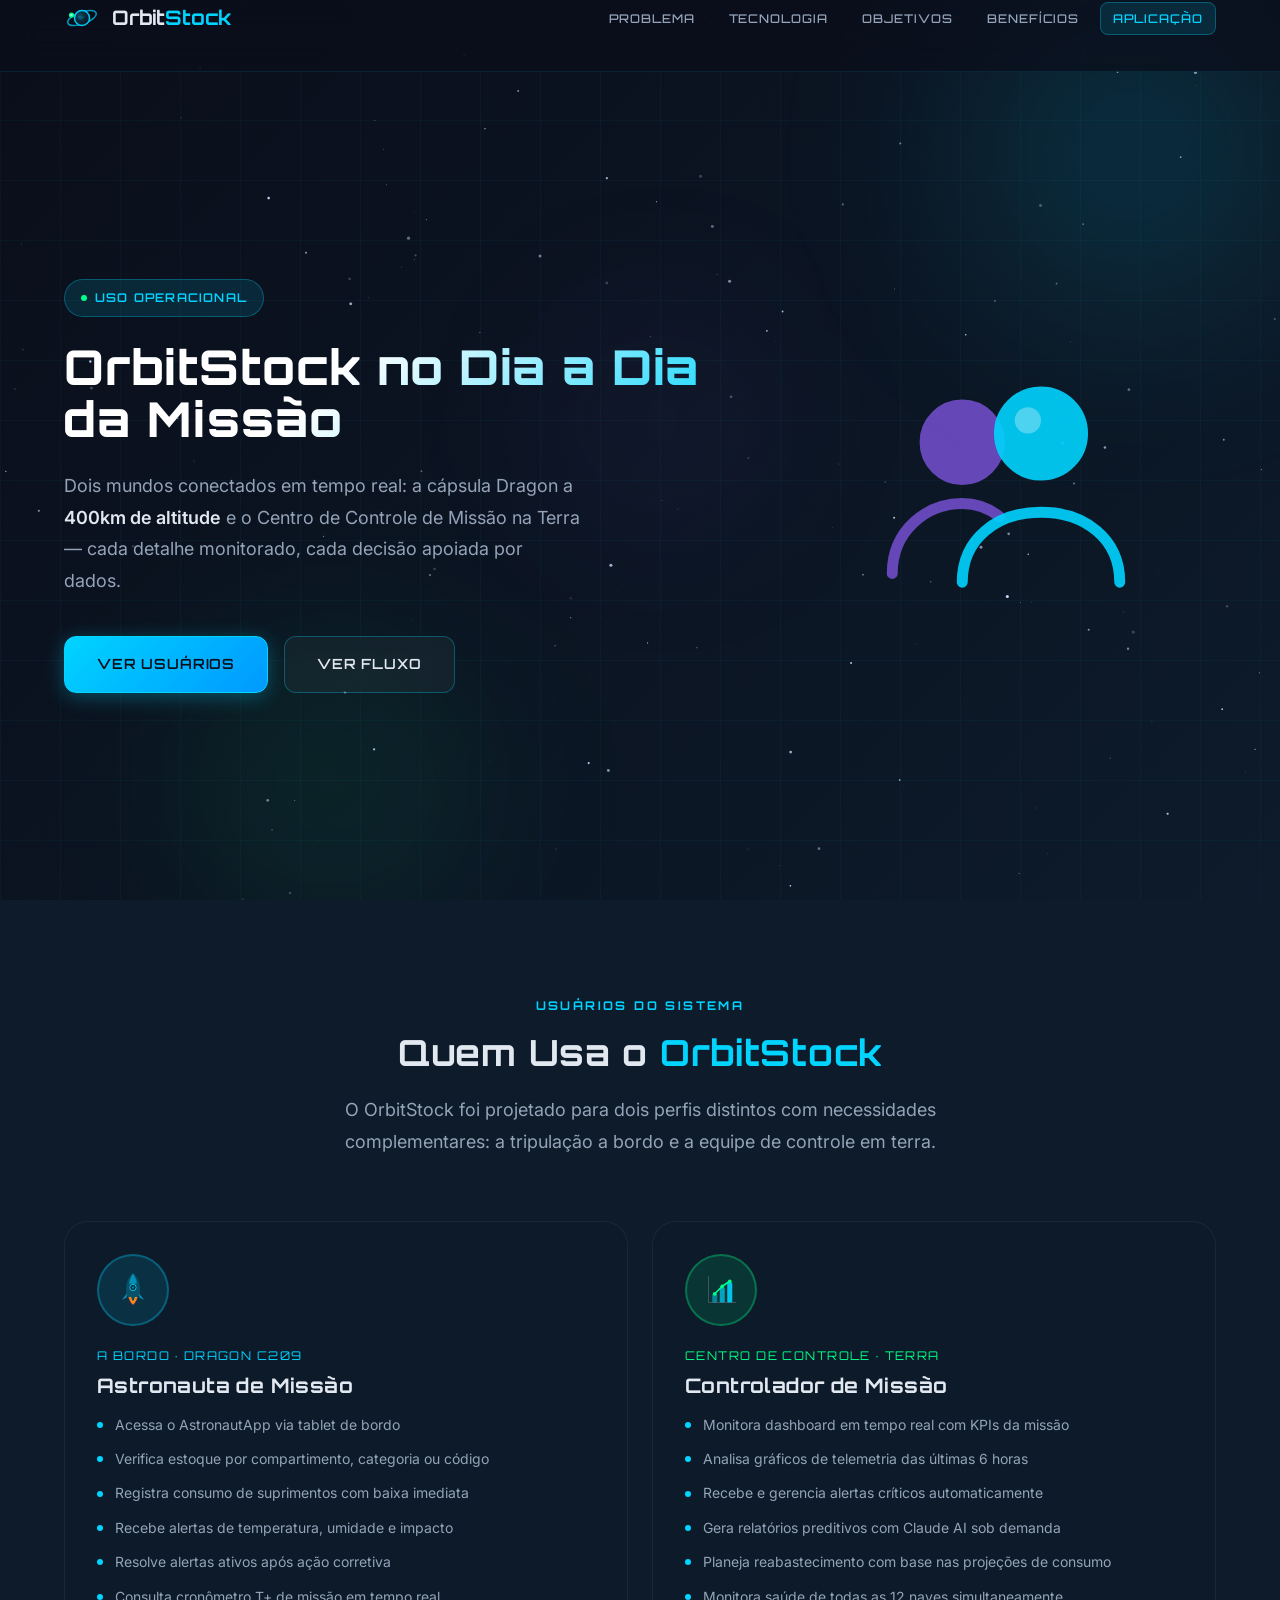
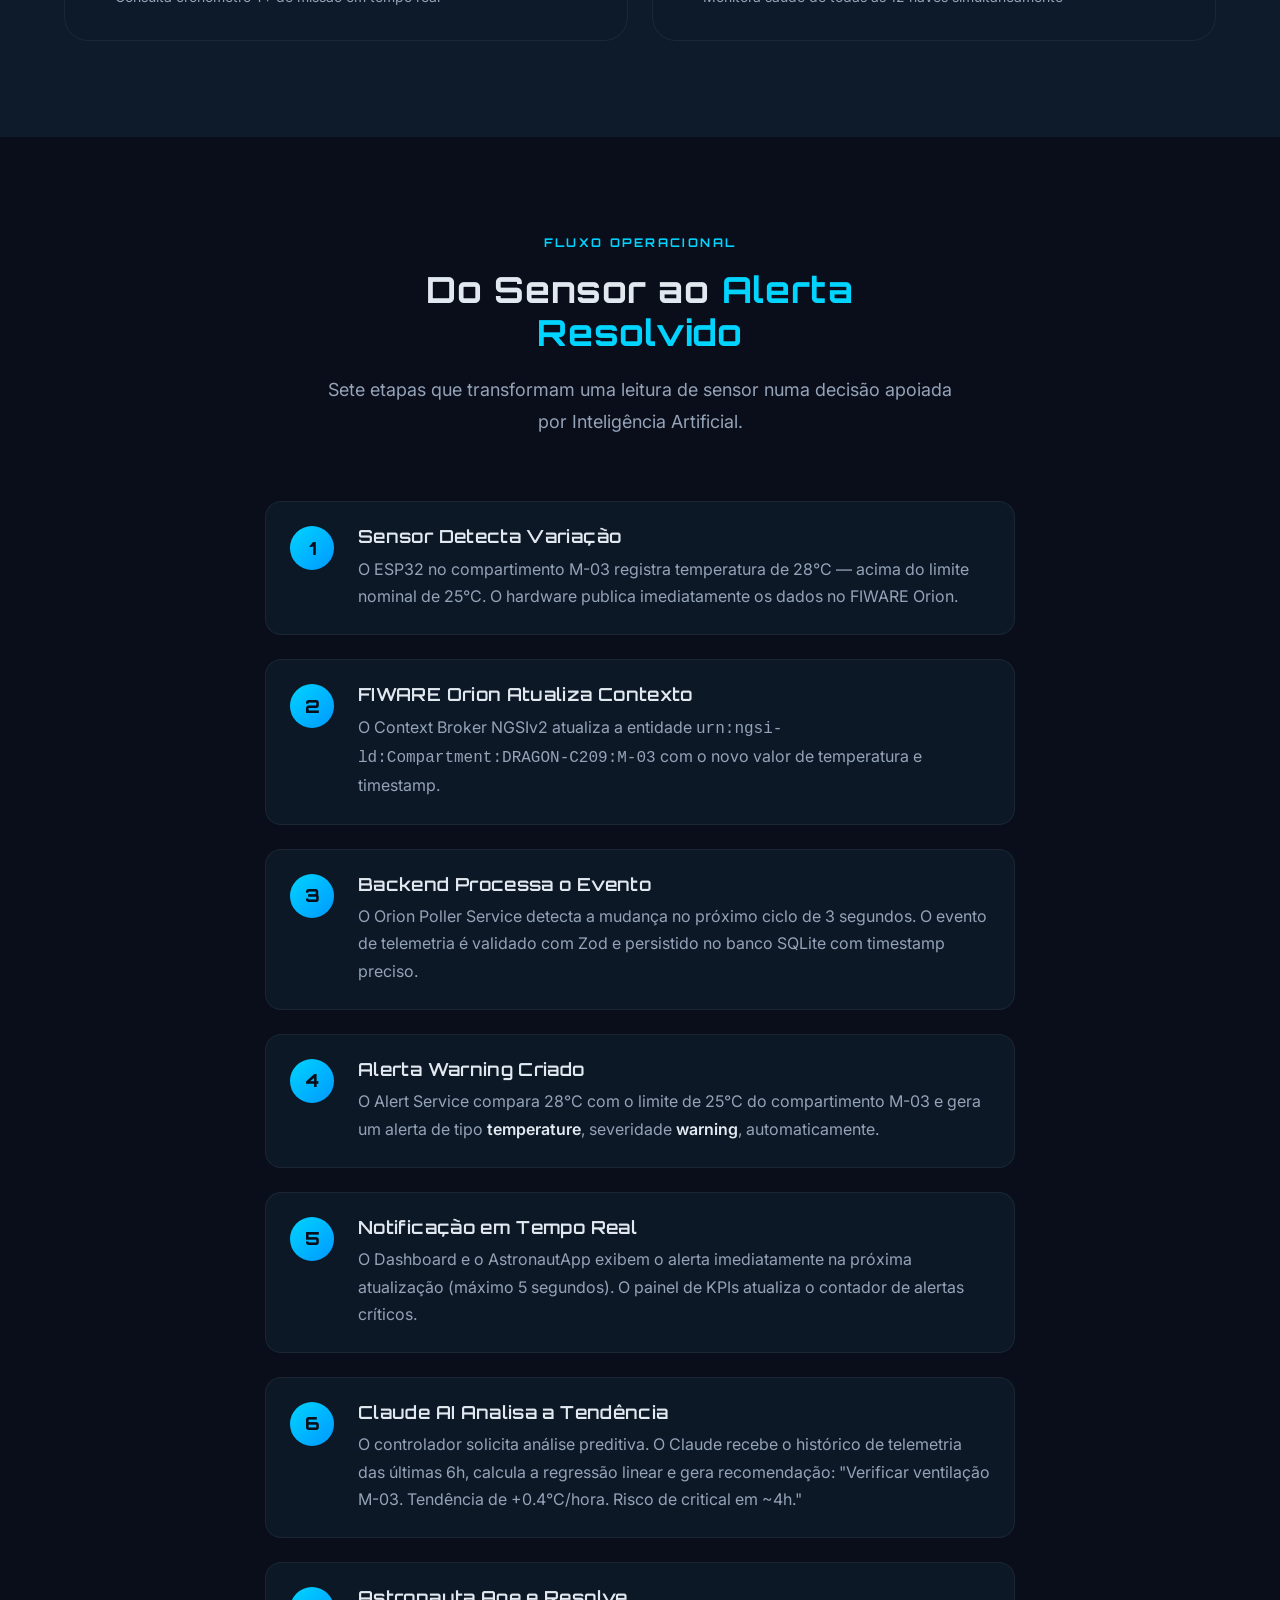
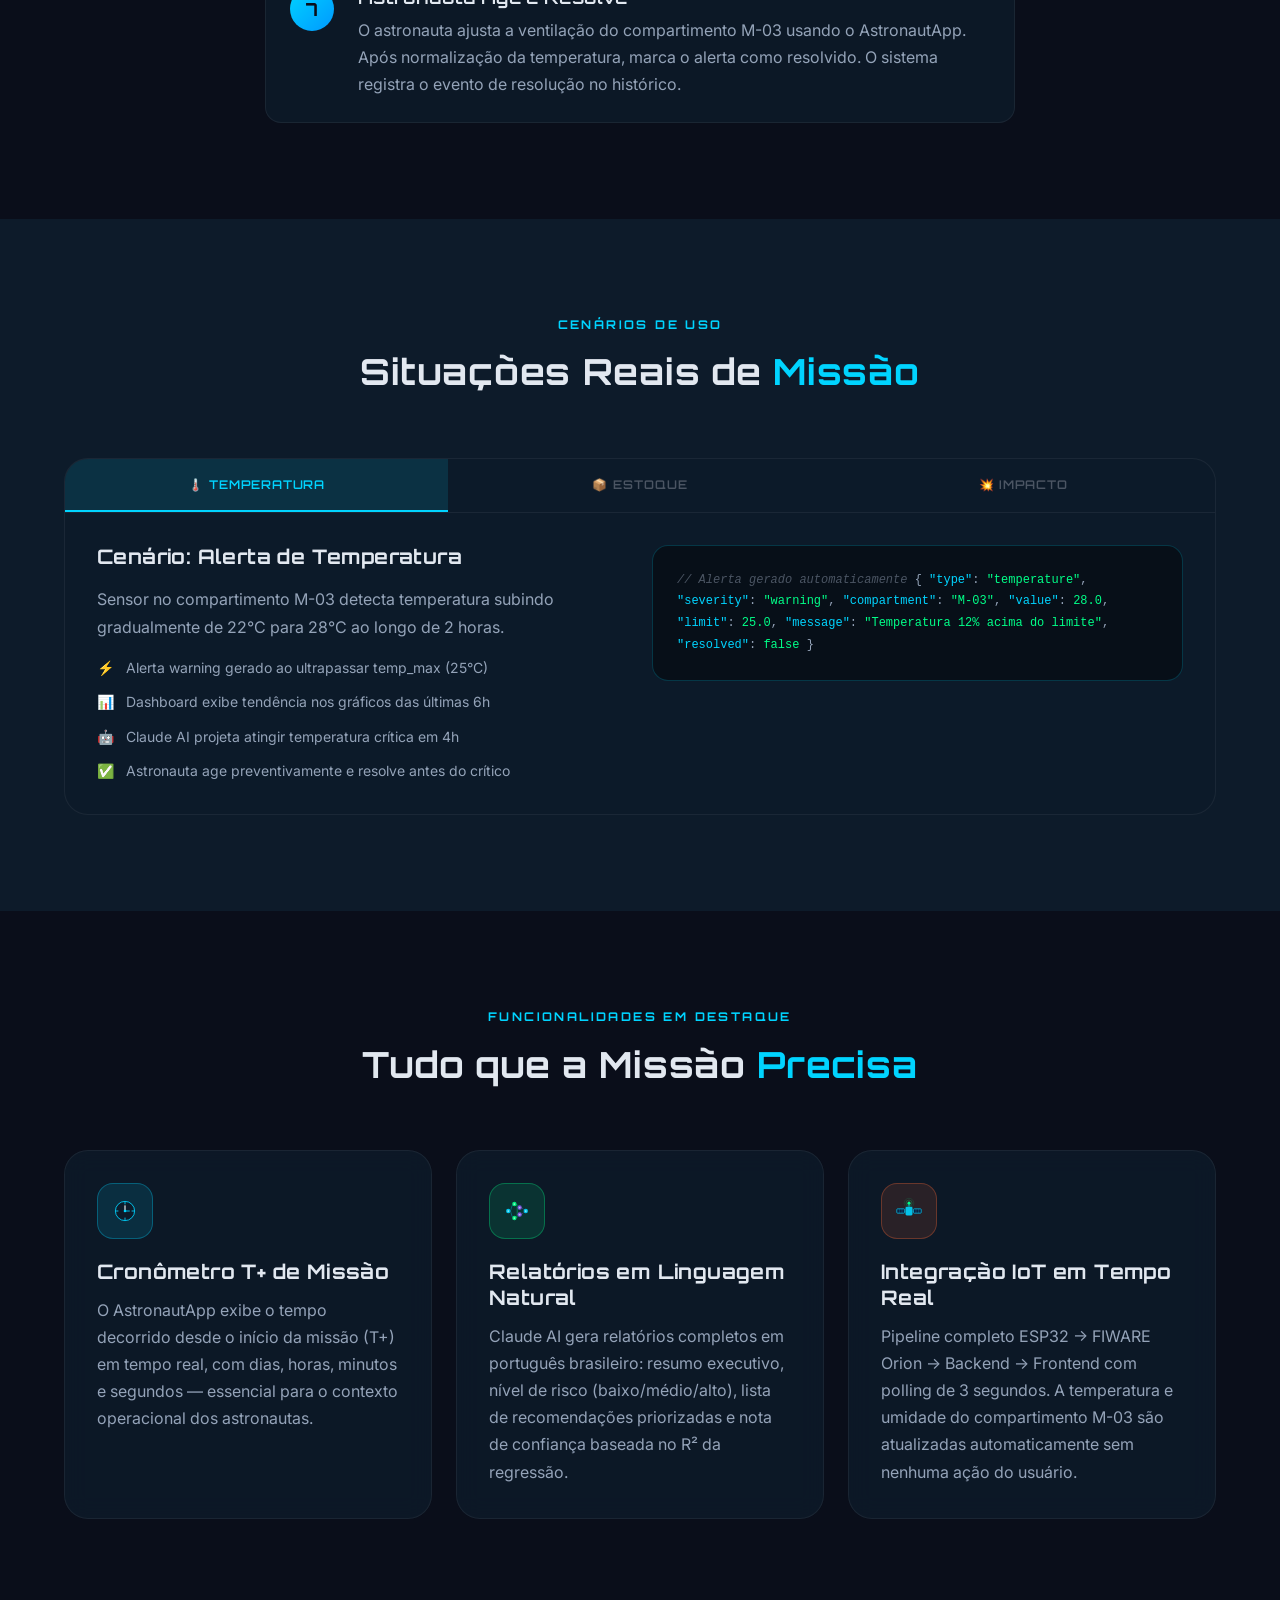
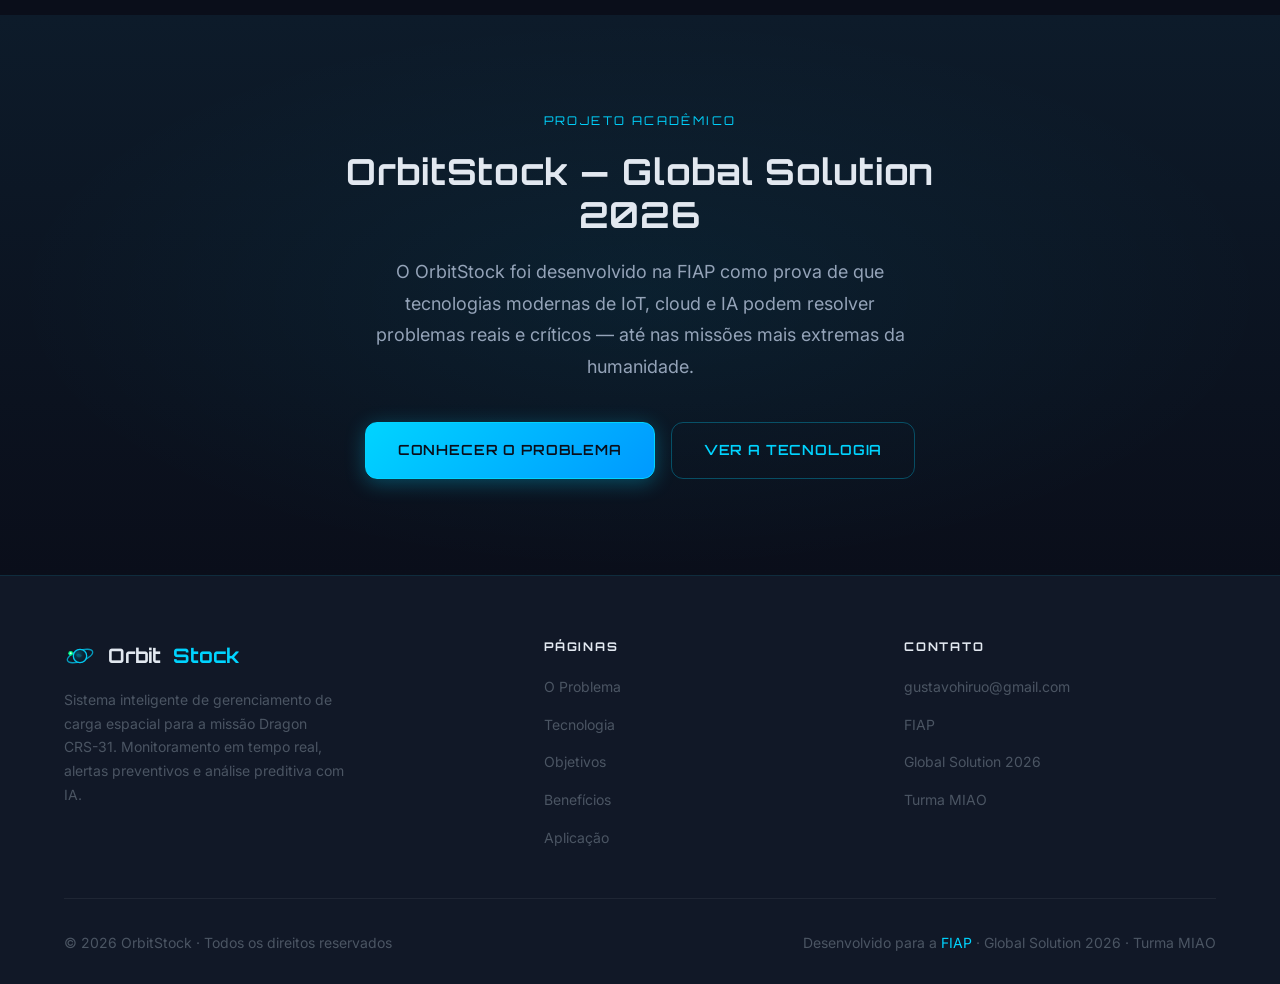
<file: src/pages/aplicacao.html>
﻿<!DOCTYPE html>
<html lang="pt-BR">
<head>
    <meta charset="UTF-8">
    <meta name="viewport" content="width=device-width, initial-scale=1.0">
    <meta name="description" content="OrbitStock no dia a dia da missão: como astronautas e controladores de missão usam o sistema para manter a Dragon C209 segura e eficiente.">
    <title>OrbitStock | Aplicação</title>
    <link rel="stylesheet" href="../css/reset.css">
    <link rel="stylesheet" href="../css/variables.css">
    <link rel="stylesheet" href="../css/style.css">
</head>
<body>

<header id="site-header">
    <div class="container">
        <nav class="nav" role="navigation" aria-label="Navegação principal">
            <a href="../../index.html" class="nav__logo" aria-label="OrbitStock — página inicial">
                <img src="../assets/images/logo.svg" alt="Logo OrbitStock" class="nav__logo-img">
                <span class="nav__logo-text">Orbit<span>Stock</span></span>
            </a>
            <button id="nav-toggle" aria-expanded="false" aria-controls="nav-menu" aria-label="Abrir menu">
                <span class="hamburger-line"></span>
                <span class="hamburger-line"></span>
                <span class="hamburger-line"></span>
            </button>
            <ul id="nav-menu" role="list">
                <li><a href="../../index.html" class="nav-link">Problema</a></li>
                <li><a href="tecnologia.html" class="nav-link">Tecnologia</a></li>
                <li><a href="objetivos.html" class="nav-link">Objetivos</a></li>
                <li><a href="beneficios.html" class="nav-link">Benefícios</a></li>
                <li><a href="aplicacao.html" class="nav-link">Aplicação</a></li>
            </ul>
        </nav>
    </div>
</header>

<main>
    <!-- ── HERO ── -->
    <section class="hero" aria-labelledby="hero-title">
        <canvas id="stars-canvas" class="hero__canvas" aria-hidden="true"></canvas>
        <div class="hero__bg-grid" aria-hidden="true"></div>
        <div class="hero__orb hero__orb--1" aria-hidden="true"></div>
        <div class="hero__orb hero__orb--2" aria-hidden="true"></div>
        <div class="hero__orb hero__orb--3" aria-hidden="true"></div>

        <div class="container">
            <div class="hero__content">
                <div class="hero__badge">
                    <span class="hero__badge-dot" aria-hidden="true"></span>
                    Uso Operacional
                </div>
                <h1 id="hero-title" class="hero__title">
                    OrbitStock no Dia a Dia da Missão
                </h1>
                <p class="hero__subtitle">
                    Dois mundos conectados em tempo real: a cápsula Dragon a <strong>400km de altitude</strong> e o Centro de Controle de Missão na Terra — cada detalhe monitorado, cada decisão apoiada por dados.
                </p>
                <div class="hero__cta">
                    <a href="#personas" class="btn btn--primary">Ver Usuários</a>
                    <a href="#workflow" class="btn btn--secondary">Ver Fluxo</a>
                </div>
            </div>

            <div class="hero__visual">
                <img src="../assets/icons/users.svg"
                     alt="Ícone de dois usuários representando o astronauta a bordo e o controlador de missão em terra"
                     class="hero__img"
                     style="max-width:280px">
            </div>
        </div>
    </section>

    <!-- ── PERSONAS ── -->
    <section class="section section--alt" id="personas" aria-labelledby="personas-title">
        <div class="container">
            <div class="section__header" data-animate>
                <span class="section__eyebrow">Usuários do Sistema</span>
                <h2 id="personas-title" class="section__title">
                    Quem Usa o <span>OrbitStock</span>
                </h2>
                <p class="section__subtitle">
                    O OrbitStock foi projetado para dois perfis distintos com necessidades complementares: a tripulação a bordo e a equipe de controle em terra.
                </p>
            </div>

            <div class="cards-grid cards-grid--2">
                <article class="persona-card" data-animate data-delay="1">
                    <div class="persona-card__avatar">
                        <img src="../assets/icons/rocket.svg" alt="Ícone representando o astronauta a bordo da Dragon" width="40" height="40">
                    </div>
                    <div class="persona-card__role">A Bordo · Dragon C209</div>
                    <h3 class="persona-card__name">Astronauta de Missão</h3>
                    <div class="persona-card__tasks" role="list">
                        <div class="persona-task" role="listitem">Acessa o AstronautApp via tablet de bordo</div>
                        <div class="persona-task" role="listitem">Verifica estoque por compartimento, categoria ou código</div>
                        <div class="persona-task" role="listitem">Registra consumo de suprimentos com baixa imediata</div>
                        <div class="persona-task" role="listitem">Recebe alertas de temperatura, umidade e impacto</div>
                        <div class="persona-task" role="listitem">Resolve alertas ativos após ação corretiva</div>
                        <div class="persona-task" role="listitem">Consulta cronômetro T+ de missão em tempo real</div>
                    </div>
                </article>

                <article class="persona-card" data-animate data-delay="2">
                    <div class="persona-card__avatar" style="background: var(--clr-green-dim); border-color: rgba(0,255,136,0.3);">
                        <img src="../assets/icons/chart.svg" alt="Ícone representando o controlador de missão no centro de controle" width="40" height="40">
                    </div>
                    <div class="persona-card__role" style="color: var(--clr-green);">Centro de Controle · Terra</div>
                    <h3 class="persona-card__name">Controlador de Missão</h3>
                    <div class="persona-card__tasks" role="list">
                        <div class="persona-task" role="listitem">Monitora dashboard em tempo real com KPIs da missão</div>
                        <div class="persona-task" role="listitem">Analisa gráficos de telemetria das últimas 6 horas</div>
                        <div class="persona-task" role="listitem">Recebe e gerencia alertas críticos automaticamente</div>
                        <div class="persona-task" role="listitem">Gera relatórios preditivos com Claude AI sob demanda</div>
                        <div class="persona-task" role="listitem">Planeja reabastecimento com base nas projeções de consumo</div>
                        <div class="persona-task" role="listitem">Monitora saúde de todas as 12 naves simultaneamente</div>
                    </div>
                </article>
            </div>
        </div>
    </section>

    <!-- ── WORKFLOW ── -->
    <section class="section" id="workflow" aria-labelledby="workflow-title">
        <div class="container">
            <div class="section__header" data-animate>
                <span class="section__eyebrow">Fluxo Operacional</span>
                <h2 id="workflow-title" class="section__title">
                    Do Sensor ao <span>Alerta Resolvido</span>
                </h2>
                <p class="section__subtitle">
                    Sete etapas que transformam uma leitura de sensor numa decisão apoiada por Inteligência Artificial.
                </p>
            </div>

            <div class="steps" role="list">
                <div class="step" data-animate role="listitem">
                    <div class="step__number" aria-hidden="true">1</div>
                    <div class="step__content">
                        <h3 class="step__title">Sensor Detecta Variação</h3>
                        <p class="step__text">O ESP32 no compartimento M-03 registra temperatura de 28°C — acima do limite nominal de 25°C. O hardware publica imediatamente os dados no FIWARE Orion.</p>
                    </div>
                </div>

                <div class="step" data-animate data-delay="1" role="listitem">
                    <div class="step__number" aria-hidden="true">2</div>
                    <div class="step__content">
                        <h3 class="step__title">FIWARE Orion Atualiza Contexto</h3>
                        <p class="step__text">O Context Broker NGSIv2 atualiza a entidade <code>urn:ngsi-ld:Compartment:DRAGON-C209:M-03</code> com o novo valor de temperatura e timestamp.</p>
                    </div>
                </div>

                <div class="step" data-animate data-delay="2" role="listitem">
                    <div class="step__number" aria-hidden="true">3</div>
                    <div class="step__content">
                        <h3 class="step__title">Backend Processa o Evento</h3>
                        <p class="step__text">O Orion Poller Service detecta a mudança no próximo ciclo de 3 segundos. O evento de telemetria é validado com Zod e persistido no banco SQLite com timestamp preciso.</p>
                    </div>
                </div>

                <div class="step" data-animate data-delay="3" role="listitem">
                    <div class="step__number" aria-hidden="true">4</div>
                    <div class="step__content">
                        <h3 class="step__title">Alerta Warning Criado</h3>
                        <p class="step__text">O Alert Service compara 28°C com o limite de 25°C do compartimento M-03 e gera um alerta de tipo <strong>temperature</strong>, severidade <strong>warning</strong>, automaticamente.</p>
                    </div>
                </div>

                <div class="step" data-animate data-delay="4" role="listitem">
                    <div class="step__number" aria-hidden="true">5</div>
                    <div class="step__content">
                        <h3 class="step__title">Notificação em Tempo Real</h3>
                        <p class="step__text">O Dashboard e o AstronautApp exibem o alerta imediatamente na próxima atualização (máximo 5 segundos). O painel de KPIs atualiza o contador de alertas críticos.</p>
                    </div>
                </div>

                <div class="step" data-animate data-delay="5" role="listitem">
                    <div class="step__number" aria-hidden="true">6</div>
                    <div class="step__content">
                        <h3 class="step__title">Claude AI Analisa a Tendência</h3>
                        <p class="step__text">O controlador solicita análise preditiva. O Claude recebe o histórico de telemetria das últimas 6h, calcula a regressão linear e gera recomendação: "Verificar ventilação M-03. Tendência de +0.4°C/hora. Risco de critical em ~4h."</p>
                    </div>
                </div>

                <div class="step" data-animate data-delay="6" role="listitem">
                    <div class="step__number" aria-hidden="true">7</div>
                    <div class="step__content">
                        <h3 class="step__title">Astronauta Age e Resolve</h3>
                        <p class="step__text">O astronauta ajusta a ventilação do compartimento M-03 usando o AstronautApp. Após normalização da temperatura, marca o alerta como resolvido. O sistema registra o evento de resolução no histórico.</p>
                    </div>
                </div>
            </div>
        </div>
    </section>

    <!-- ── USE CASE TABS ── -->
    <section class="section section--alt" aria-labelledby="usecases-title">
        <div class="container">
            <div class="section__header" data-animate>
                <span class="section__eyebrow">Cenários de Uso</span>
                <h2 id="usecases-title" class="section__title">
                    Situações Reais de <span>Missão</span>
                </h2>
            </div>

            <div class="tabs" data-animate role="tablist" aria-label="Cenários de uso do OrbitStock">
                <div class="tabs__nav">
                    <button class="tab-btn tab-btn--active"
                            data-tab-btn="temp" data-tab-group="cases"
                            role="tab" aria-selected="true" aria-controls="panel-temp">
                        🌡️ Temperatura
                    </button>
                    <button class="tab-btn"
                            data-tab-btn="stock" data-tab-group="cases"
                            role="tab" aria-selected="false" aria-controls="panel-stock">
                        📦 Estoque
                    </button>
                    <button class="tab-btn"
                            data-tab-btn="impact" data-tab-group="cases"
                            role="tab" aria-selected="false" aria-controls="panel-impact">
                        💥 Impacto
                    </button>
                </div>

                <div id="panel-temp" class="tab-panel tab-panel--active"
                     data-tab-panel="temp" data-tab-group="cases"
                     role="tabpanel">
                    <div class="cards-grid cards-grid--2" style="gap: var(--space-6)">
                        <div>
                            <h3 style="font-size: var(--text-xl); font-weight:700; color: var(--clr-text-primary); margin-bottom: var(--space-4);">Cenário: Alerta de Temperatura</h3>
                            <p style="margin-bottom: var(--space-4);">Sensor no compartimento M-03 detecta temperatura subindo gradualmente de 22°C para 28°C ao longo de 2 horas.</p>
                            <ul class="footer__links-list" style="display:flex; flex-direction:column; gap: var(--space-3);">
                                <li style="display:flex; gap:var(--space-3); align-items:flex-start; color: var(--clr-text-secondary); font-size: var(--text-sm);">
                                    <span style="color: var(--clr-warning); flex-shrink:0;">⚡</span>
                                    Alerta warning gerado ao ultrapassar temp_max (25°C)
                                </li>
                                <li style="display:flex; gap:var(--space-3); align-items:flex-start; color: var(--clr-text-secondary); font-size: var(--text-sm);">
                                    <span style="color: var(--clr-cyan); flex-shrink:0;">📊</span>
                                    Dashboard exibe tendência nos gráficos das últimas 6h
                                </li>
                                <li style="display:flex; gap:var(--space-3); align-items:flex-start; color: var(--clr-text-secondary); font-size: var(--text-sm);">
                                    <span style="color: var(--clr-green); flex-shrink:0;">🤖</span>
                                    Claude AI projeta atingir temperatura crítica em 4h
                                </li>
                                <li style="display:flex; gap:var(--space-3); align-items:flex-start; color: var(--clr-text-secondary); font-size: var(--text-sm);">
                                    <span style="color: var(--clr-green); flex-shrink:0;">✅</span>
                                    Astronauta age preventivamente e resolve antes do crítico
                                </li>
                            </ul>
                        </div>
                        <div>
                            <div class="code-block" style="font-size: var(--text-xs);">
<span class="cmt">// Alerta gerado automaticamente</span>
{
  <span class="key">"type"</span>:        <span class="val">"temperature"</span>,
  <span class="key">"severity"</span>:    <span class="val">"warning"</span>,
  <span class="key">"compartment"</span>: <span class="val">"M-03"</span>,
  <span class="key">"value"</span>:       <span class="val">28.0</span>,
  <span class="key">"limit"</span>:       <span class="val">25.0</span>,
  <span class="key">"message"</span>:     <span class="val">"Temperatura 12% acima do limite"</span>,
  <span class="key">"resolved"</span>:    <span class="val">false</span>
}
                            </div>
                        </div>
                    </div>
                </div>

                <div id="panel-stock" class="tab-panel"
                     data-tab-panel="stock" data-tab-group="cases"
                     role="tabpanel">
                    <div class="cards-grid cards-grid--2" style="gap: var(--space-6)">
                        <div>
                            <h3 style="font-size: var(--text-xl); font-weight:700; color: var(--clr-text-primary); margin-bottom: var(--space-4);">Cenário: Gestão de Estoque</h3>
                            <p style="margin-bottom: var(--space-4);">Astronauta acessa o AstronautApp para registrar o consumo diário de rações e verificar o estoque de medicamentos.</p>
                            <ul class="footer__links-list" style="display:flex; flex-direction:column; gap: var(--space-3);">
                                <li style="display:flex; gap:var(--space-3); align-items:flex-start; color: var(--clr-text-secondary); font-size: var(--text-sm);">
                                    <span style="color: var(--clr-cyan); flex-shrink:0;">🔍</span>
                                    Busca "Food-Pack-A" — encontra em 0.2s no banco
                                </li>
                                <li style="display:flex; gap:var(--space-3); align-items:flex-start; color: var(--clr-text-secondary); font-size: var(--text-sm);">
                                    <span style="color: var(--clr-orange); flex-shrink:0;">📦</span>
                                    Registra consumo: 45 → 42 unidades (–3)
                                </li>
                                <li style="display:flex; gap:var(--space-3); align-items:flex-start; color: var(--clr-text-secondary); font-size: var(--text-sm);">
                                    <span style="color: var(--clr-green); flex-shrink:0;">🤖</span>
                                    IA projeta depleção em 14 dias com consumo atual
                                </li>
                                <li style="display:flex; gap:var(--space-3); align-items:flex-start; color: var(--clr-text-secondary); font-size: var(--text-sm);">
                                    <span style="color: var(--clr-cyan); flex-shrink:0;">📡</span>
                                    Controlador recebe relatório e planeja reabastecimento
                                </li>
                            </ul>
                        </div>
                        <div>
                            <div class="code-block" style="font-size: var(--text-xs);">
<span class="cmt">// POST /api/items/ITEM-042/consume</span>
{
  <span class="key">"amount"</span>: <span class="val">3</span>
}

<span class="cmt">// Resposta</span>
{
  <span class="key">"item"</span>:      <span class="val">"Food-Pack-A"</span>,
  <span class="key">"previous"</span>: <span class="val">45</span>,
  <span class="key">"current"</span>:  <span class="val">42</span>,
  <span class="key">"days_left"</span>: <span class="val">14</span>
}
                            </div>
                        </div>
                    </div>
                </div>

                <div id="panel-impact" class="tab-panel"
                     data-tab-panel="impact" data-tab-group="cases"
                     role="tabpanel">
                    <div class="cards-grid cards-grid--2" style="gap: var(--space-6)">
                        <div>
                            <h3 style="font-size: var(--text-xl); font-weight:700; color: var(--clr-text-primary); margin-bottom: var(--space-4);">Cenário: Alerta de Micro-Impacto</h3>
                            <p style="margin-bottom: var(--space-4);">Sensor acelerômetro registra micro-impacto de 4.5G no compartimento M-07 — potencial debris orbital ou docagem brusca.</p>
                            <ul class="footer__links-list" style="display:flex; flex-direction:column; gap: var(--space-3);">
                                <li style="display:flex; gap:var(--space-3); align-items:flex-start; color: var(--clr-text-secondary); font-size: var(--text-sm);">
                                    <span style="color: var(--clr-danger); flex-shrink:0;">🚨</span>
                                    Alerta CRÍTICO gerado (4.5G ≥ threshold de 5G warning)
                                </li>
                                <li style="display:flex; gap:var(--space-3); align-items:flex-start; color: var(--clr-text-secondary); font-size: var(--text-sm);">
                                    <span style="color: var(--clr-warning); flex-shrink:0;">📡</span>
                                    Controlador e astronauta notificados simultaneamente
                                </li>
                                <li style="display:flex; gap:var(--space-3); align-items:flex-start; color: var(--clr-text-secondary); font-size: var(--text-sm);">
                                    <span style="color: var(--clr-cyan); flex-shrink:0;">🔍</span>
                                    Astronauta inicia inspeção visual do compartimento M-07
                                </li>
                                <li style="display:flex; gap:var(--space-3); align-items:flex-start; color: var(--clr-text-secondary); font-size: var(--text-sm);">
                                    <span style="color: var(--clr-green); flex-shrink:0;">✅</span>
                                    Inspeção concluída sem danos — alerta resolvido com nota
                                </li>
                            </ul>
                        </div>
                        <div>
                            <div class="code-block" style="font-size: var(--text-xs);">
<span class="cmt">// Alerta crítico de impacto</span>
{
  <span class="key">"type"</span>:        <span class="val">"impact"</span>,
  <span class="key">"severity"</span>:    <span class="val">"warning"</span>,
  <span class="key">"compartment"</span>: <span class="val">"M-07"</span>,
  <span class="key">"value"</span>:       <span class="val">4.5</span>,
  <span class="key">"unit"</span>:        <span class="val">"G"</span>,
  <span class="key">"threshold"</span>:   <span class="val">3.0</span>,
  <span class="key">"timestamp"</span>:   <span class="val">"2026-05-29T14:32:07Z"</span>
}
                            </div>
                        </div>
                    </div>
                </div>
            </div>
        </div>
    </section>

    <!-- ── ADDITIONAL CARDS ── -->
    <section class="section" aria-labelledby="features-title">
        <div class="container">
            <div class="section__header" data-animate>
                <span class="section__eyebrow">Funcionalidades em Destaque</span>
                <h2 id="features-title" class="section__title">
                    Tudo que a Missão <span>Precisa</span>
                </h2>
            </div>
            <div class="cards-grid cards-grid--3">
                <article class="card" data-animate data-delay="1">
                    <div class="card__icon">
                        <img src="../assets/icons/clock.svg" alt="Ícone de cronômetro de missão T+" width="28" height="28">
                    </div>
                    <h3 class="card__title">Cronômetro T+ de Missão</h3>
                    <p class="card__text">
                        O AstronautApp exibe o tempo decorrido desde o início da missão (T+) em tempo real, com dias, horas, minutos e segundos — essencial para o contexto operacional dos astronautas.
                    </p>
                </article>
                <article class="card card--green" data-animate data-delay="2">
                    <div class="card__icon card__icon--green">
                        <img src="../assets/icons/brain.svg" alt="Ícone de IA para relatórios preditivos em linguagem natural" width="28" height="28">
                    </div>
                    <h3 class="card__title">Relatórios em Linguagem Natural</h3>
                    <p class="card__text">
                        Claude AI gera relatórios completos em português brasileiro: resumo executivo, nível de risco (baixo/médio/alto), lista de recomendações priorizadas e nota de confiança baseada no R² da regressão.
                    </p>
                </article>
                <article class="card card--orange" data-animate data-delay="3">
                    <div class="card__icon card__icon--orange">
                        <img src="../assets/icons/satellite.svg" alt="Ícone de satélite para integração IoT em tempo real" width="28" height="28">
                    </div>
                    <h3 class="card__title">Integração IoT em Tempo Real</h3>
                    <p class="card__text">
                        Pipeline completo ESP32 → FIWARE Orion → Backend → Frontend com polling de 3 segundos. A temperatura e umidade do compartimento M-03 são atualizadas automaticamente sem nenhuma ação do usuário.
                    </p>
                </article>
            </div>
        </div>
    </section>

    <!-- ── CTA FINAL ── -->
    <section class="cta-section" aria-labelledby="cta-title">
        <div class="container">
            <span class="cta-section__eyebrow">Projeto Acadêmico</span>
            <h2 id="cta-title" class="cta-section__title">OrbitStock — Global Solution 2026</h2>
            <p class="cta-section__text">
                O OrbitStock foi desenvolvido na FIAP como prova de que tecnologias modernas de IoT, cloud e IA podem resolver problemas reais e críticos — até nas missões mais extremas da humanidade.
            </p>
            <div class="cta-section__buttons">
                <a href="../../index.html" class="btn btn--primary">Conhecer o Problema</a>
                <a href="tecnologia.html" class="btn btn--ghost">Ver a Tecnologia</a>
            </div>
        </div>
    </section>
</main>

<footer id="site-footer">
    <div class="container">
        <div class="footer__grid">
            <div class="footer__brand">
                <div class="footer__logo">
                    <img src="../assets/images/logo.svg" alt="Logo OrbitStock" width="32" height="32">
                    Orbit<span>Stock</span>
                </div>
                <p class="footer__tagline">Sistema inteligente de gerenciamento de carga espacial para a missão Dragon CRS-31. Monitoramento em tempo real, alertas preventivos e análise preditiva com IA.</p>
            </div>
            <nav class="footer__links" aria-label="Páginas do site">
                <h3 class="footer__links-title">Páginas</h3>
                <ul class="footer__links-list">
                    <li><a href="../../index.html">O Problema</a></li>
                    <li><a href="tecnologia.html">Tecnologia</a></li>
                    <li><a href="objetivos.html">Objetivos</a></li>
                    <li><a href="beneficios.html">Benefícios</a></li>
                    <li><a href="aplicacao.html">Aplicação</a></li>
                </ul>
            </nav>
            <div class="footer__links">
                <h3 class="footer__links-title">Contato</h3>
                <ul class="footer__links-list">
                    <li><a href="mailto:gustavohiruo@gmail.com">gustavohiruo@gmail.com</a></li>
                    <li><a href="https://www.fiap.com.br" target="_blank" rel="noopener">FIAP</a></li>
                    <li><a href="../../index.html">Global Solution 2026</a></li>
                    <li><a href="../../index.html">Turma MIAO</a></li>
                </ul>
            </div>
        </div>
        <div class="footer__bottom">
            <p class="footer__copyright">&copy; 2026 OrbitStock · Todos os direitos reservados</p>
            <p class="footer__fiap">Desenvolvido para a <a href="https://www.fiap.com.br" target="_blank" rel="noopener">FIAP</a> · Global Solution 2026 · Turma MIAO</p>
        </div>
    </div>
</footer>

<script src="../js/main.js"></script>
</body>
</html>
</file>
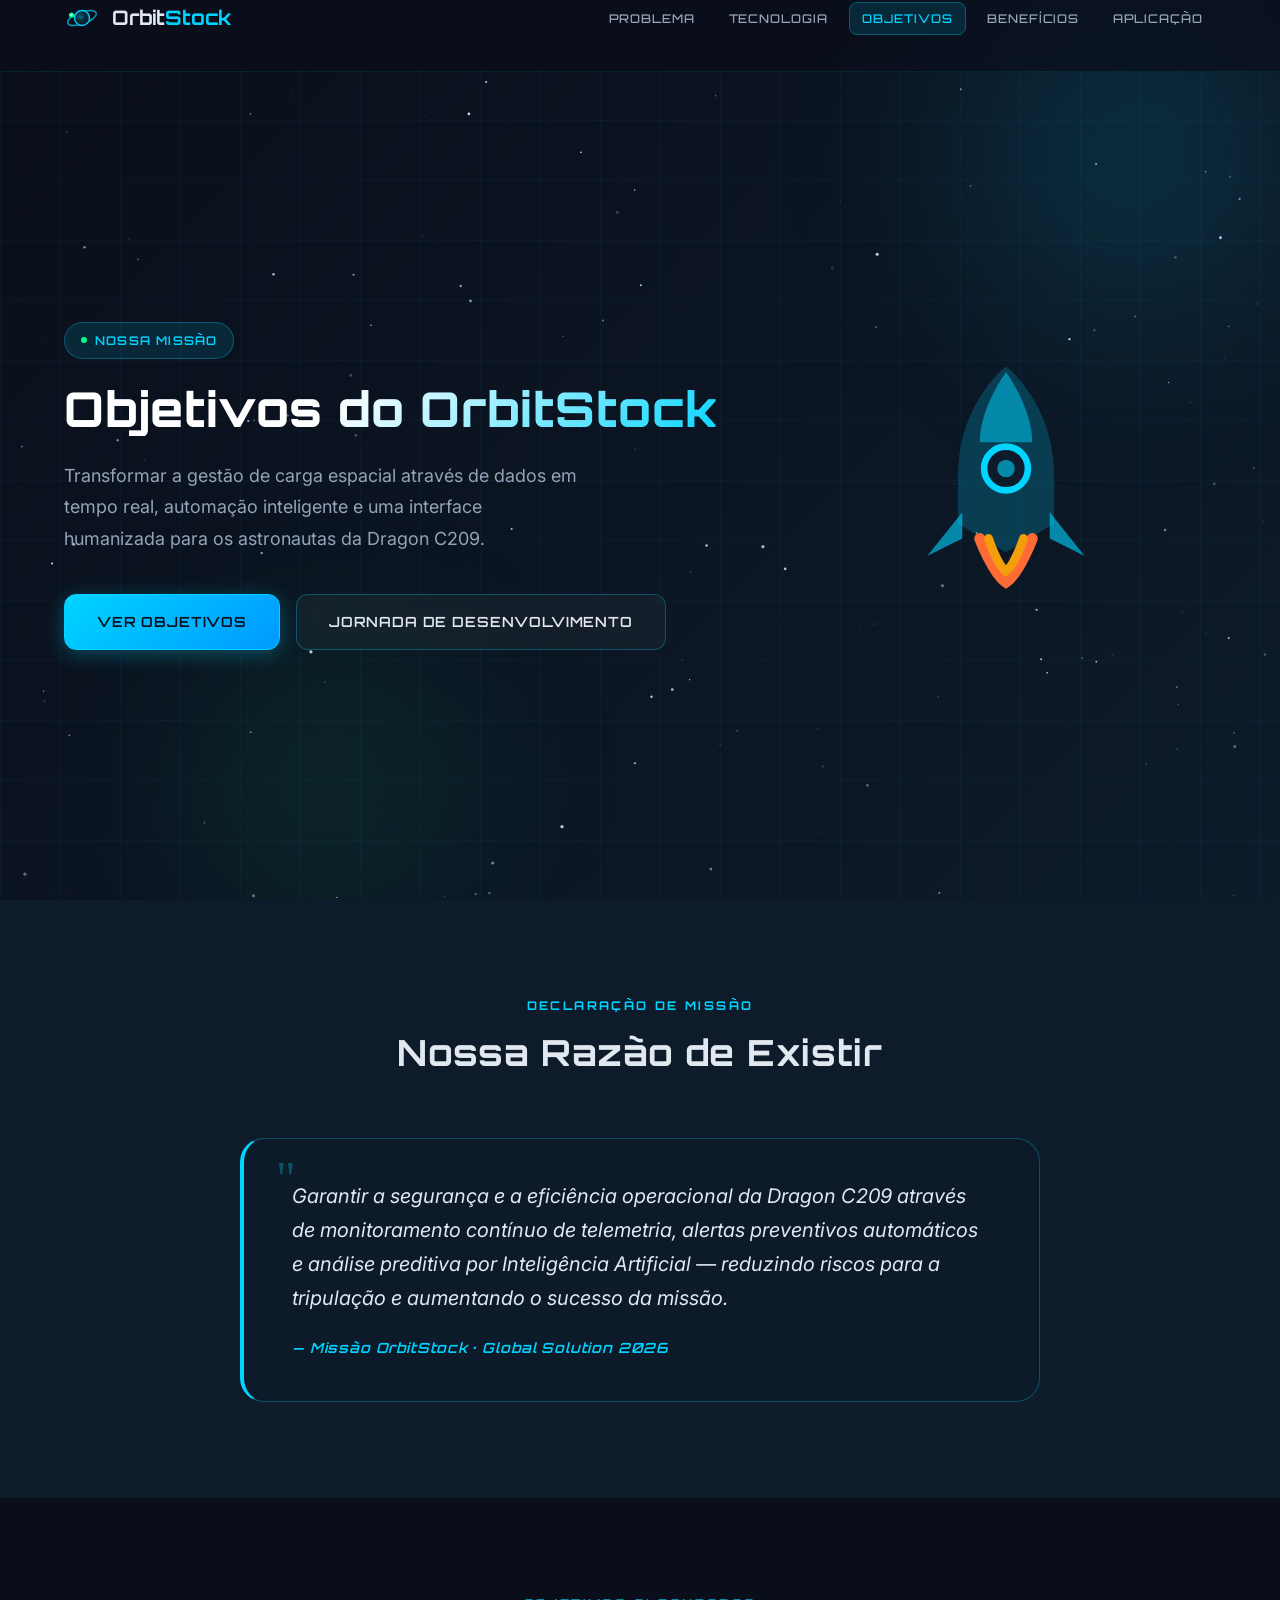
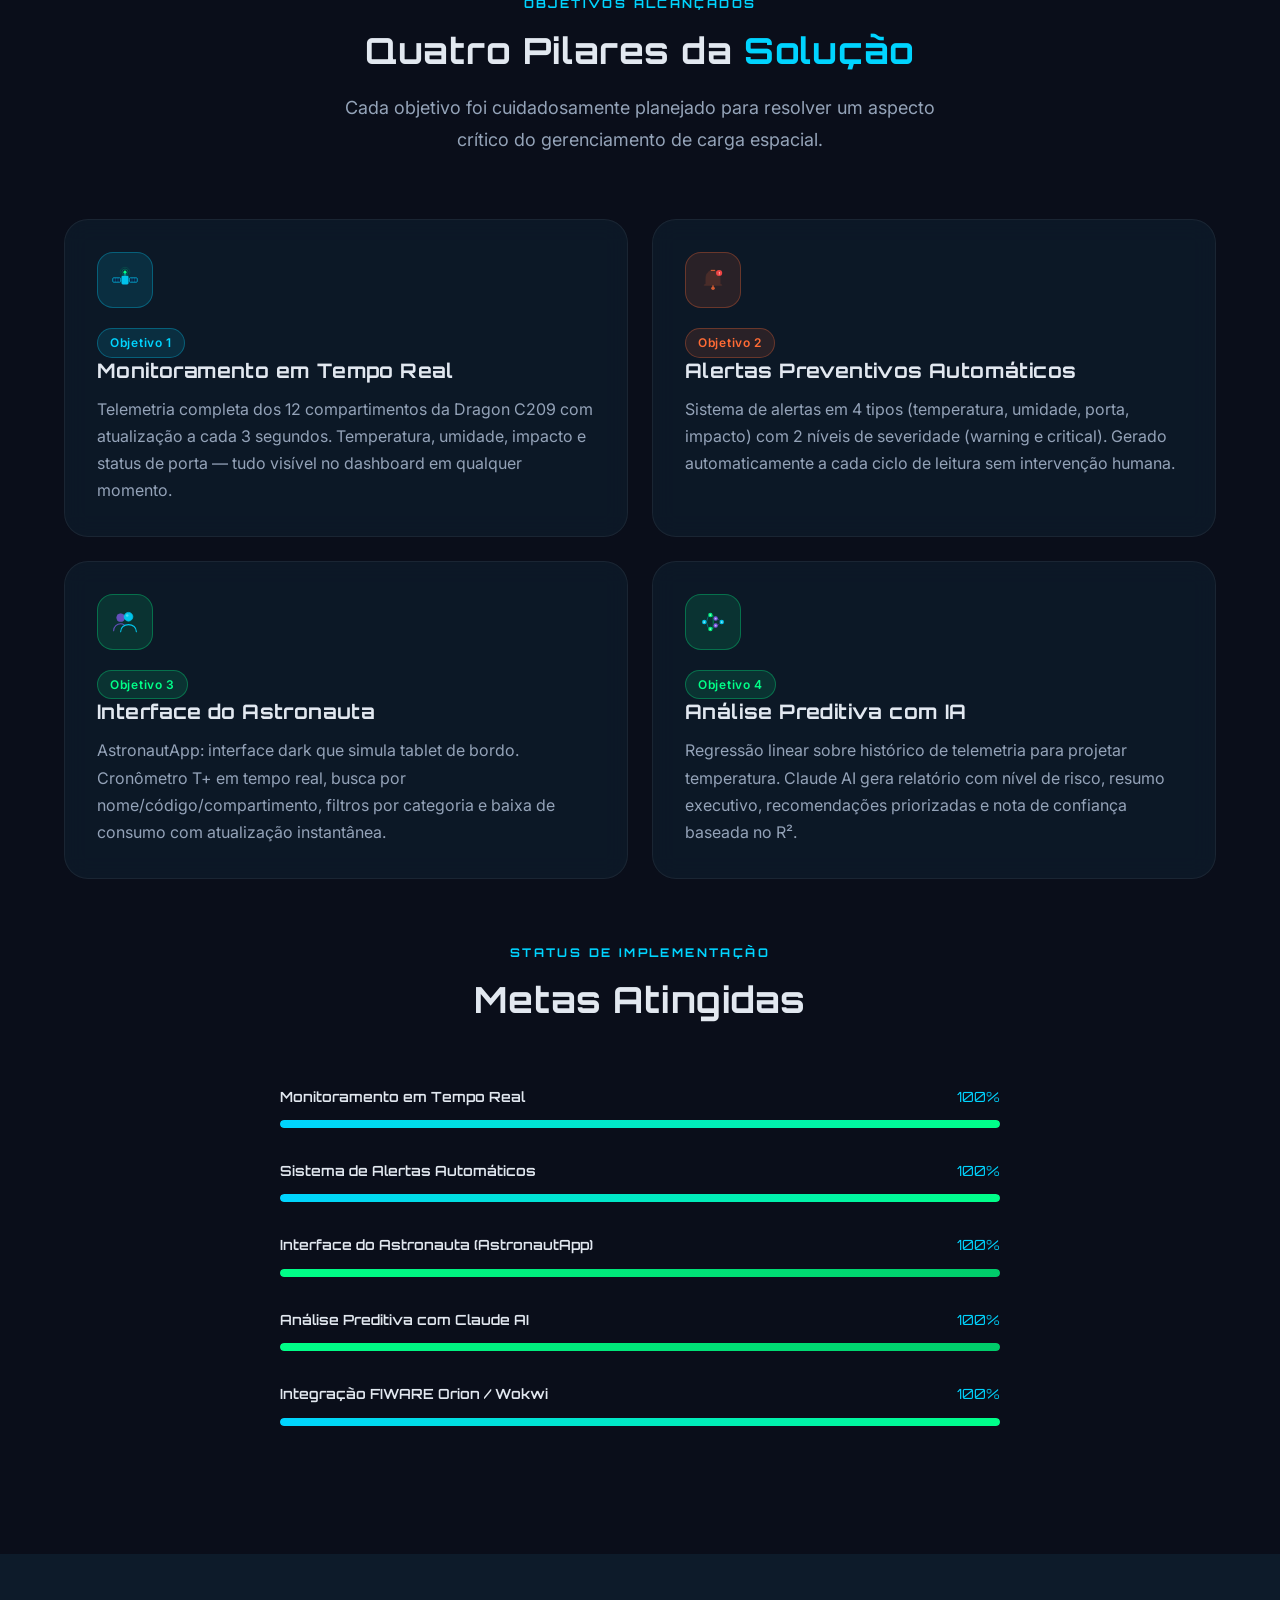
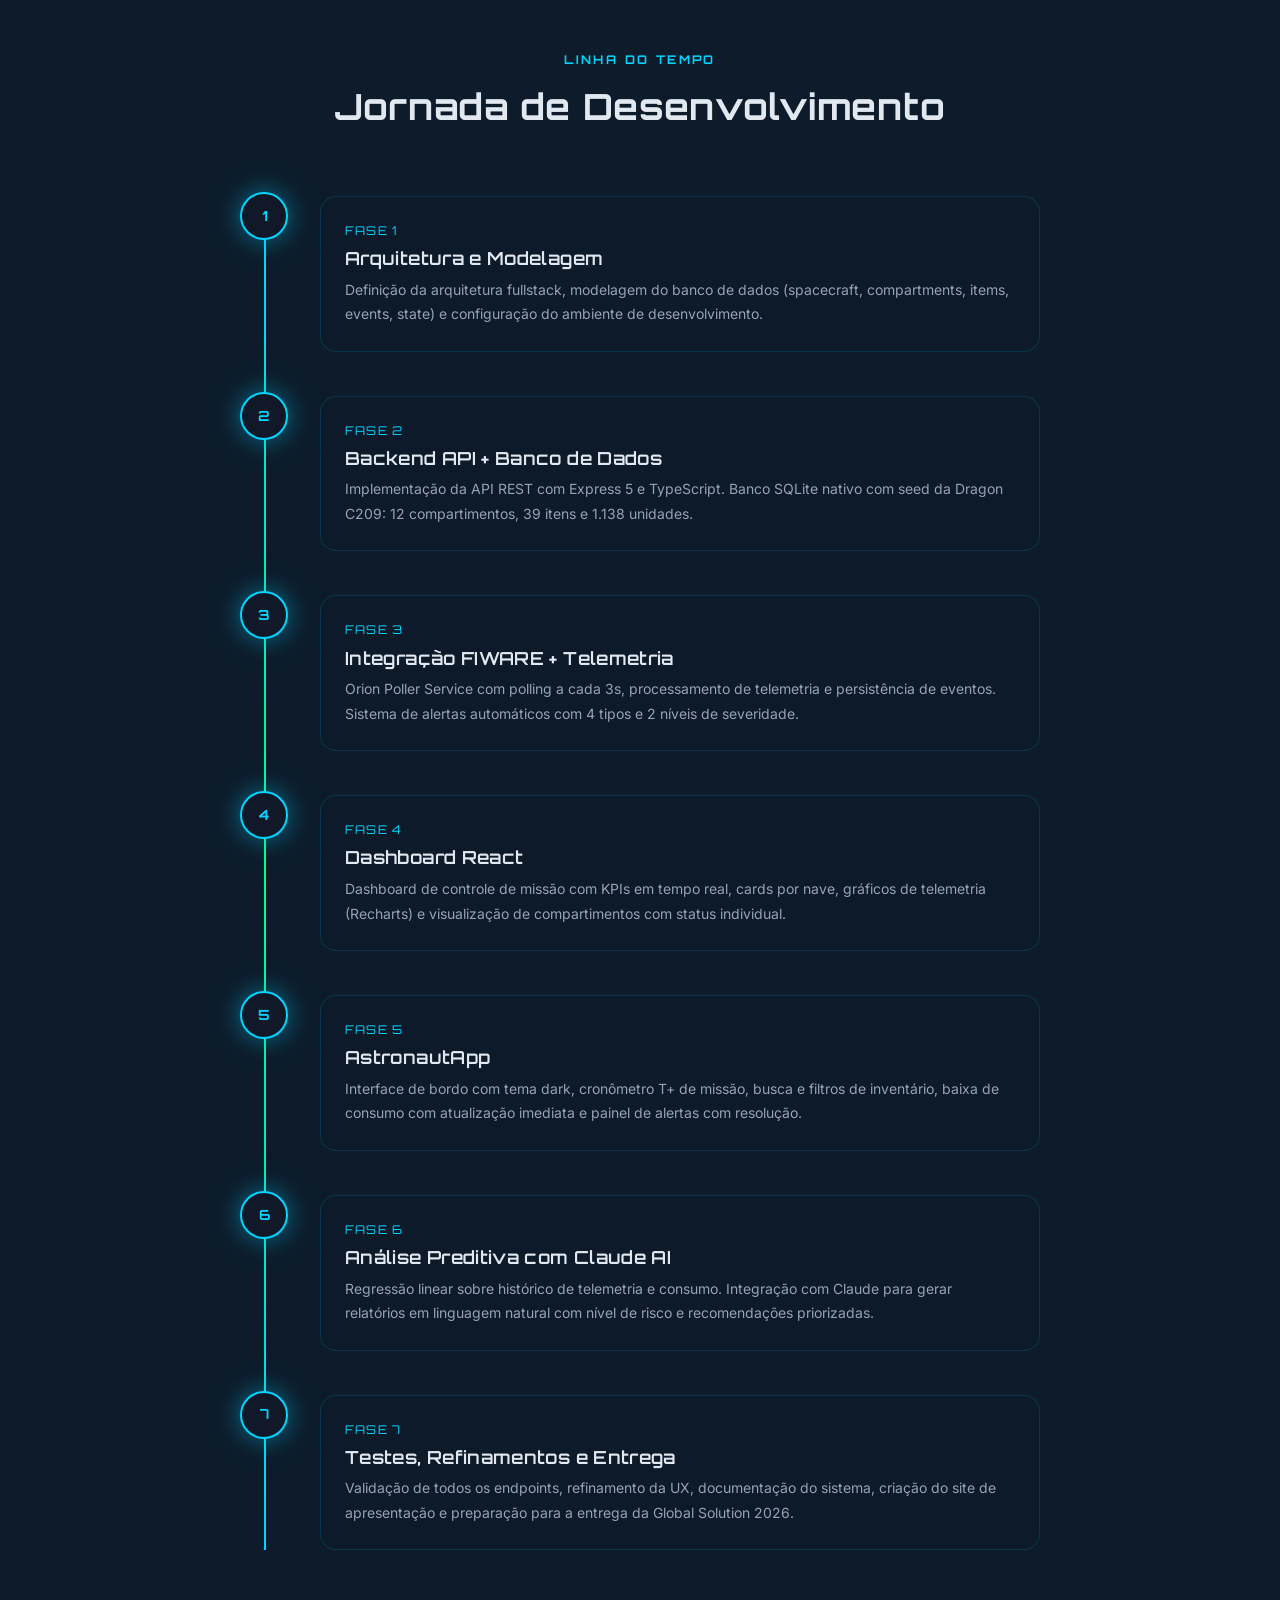
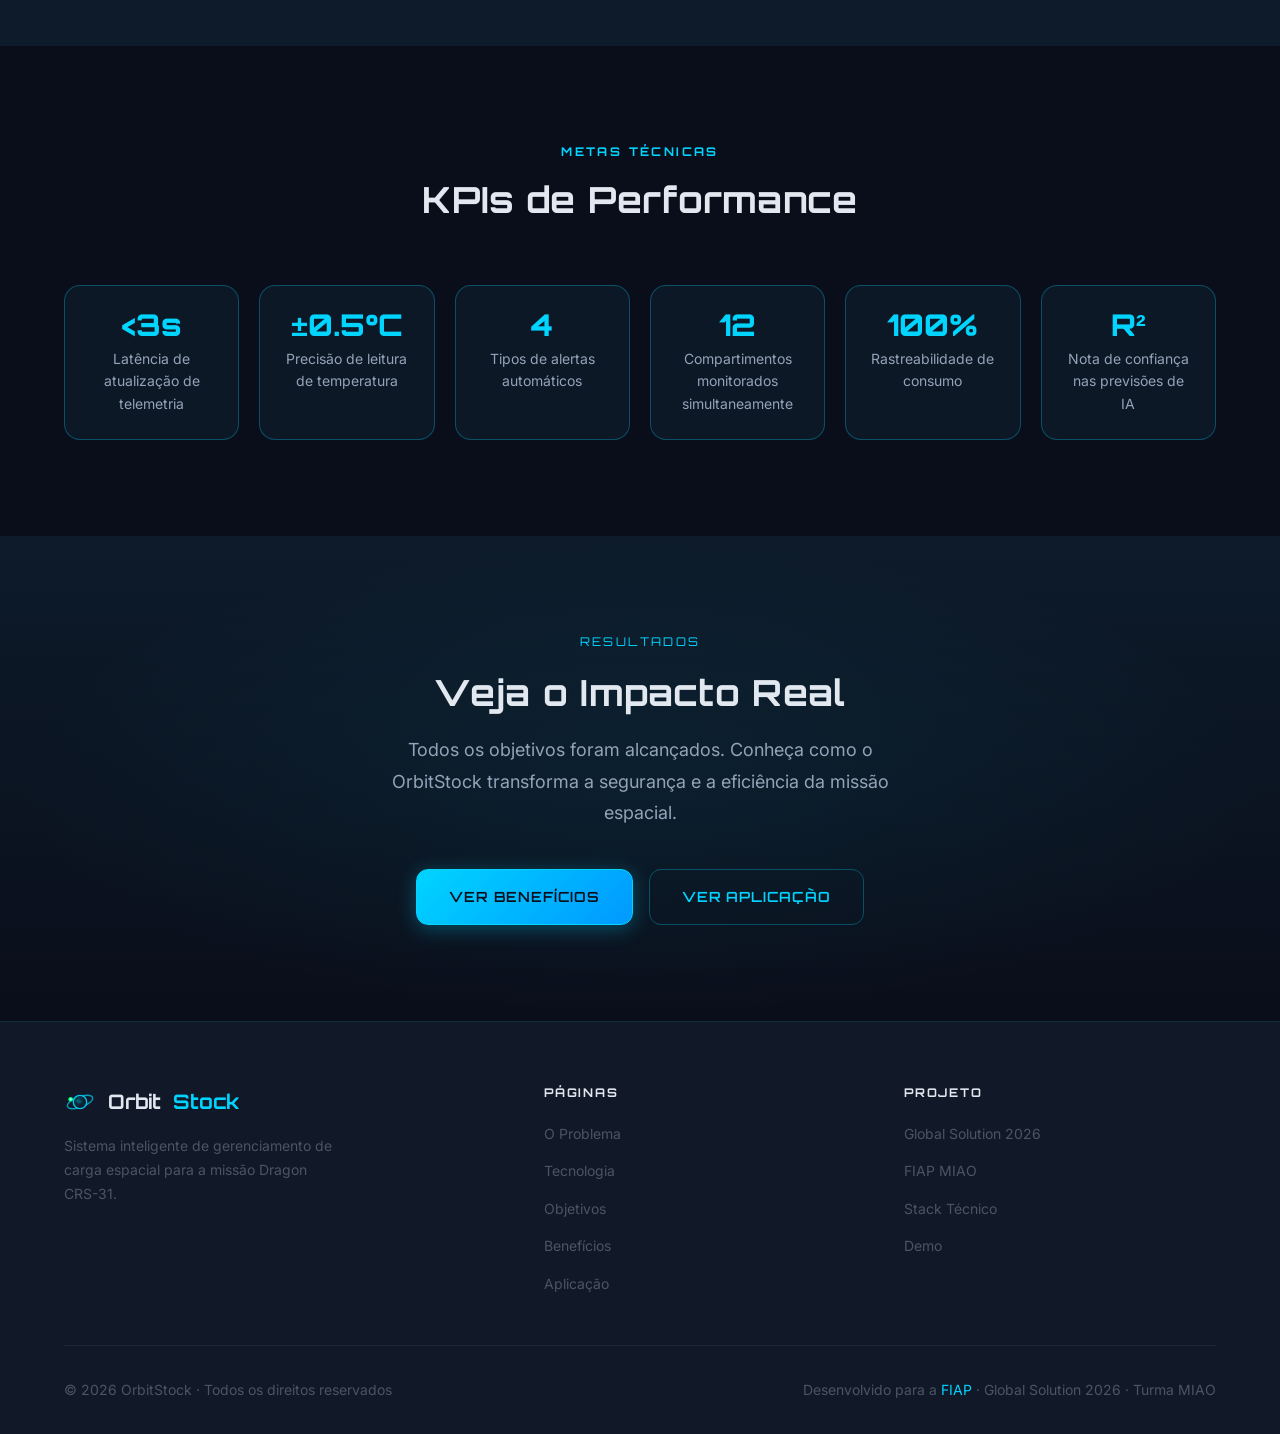
<file: src/pages/objetivos.html>
﻿<!DOCTYPE html>
<html lang="pt-BR">
<head>
    <meta charset="UTF-8">
    <meta name="viewport" content="width=device-width, initial-scale=1.0">
    <meta name="description" content="OrbitStock — Os objetivos do projeto: monitoramento em tempo real, alertas preventivos, interface do astronauta e análise preditiva com IA.">
    <title>OrbitStock | Objetivos</title>
    <link rel="stylesheet" href="../css/reset.css">
    <link rel="stylesheet" href="../css/variables.css">
    <link rel="stylesheet" href="../css/style.css">
</head>
<body>

<header id="site-header">
    <div class="container">
        <nav class="nav" role="navigation" aria-label="Navegação principal">
            <a href="../../index.html" class="nav__logo" aria-label="OrbitStock — página inicial">
                <img src="../assets/images/logo.svg" alt="Logo OrbitStock" class="nav__logo-img">
                <span class="nav__logo-text">Orbit<span>Stock</span></span>
            </a>
            <button id="nav-toggle" aria-expanded="false" aria-controls="nav-menu" aria-label="Abrir menu">
                <span class="hamburger-line"></span>
                <span class="hamburger-line"></span>
                <span class="hamburger-line"></span>
            </button>
            <ul id="nav-menu" role="list">
                <li><a href="../../index.html" class="nav-link">Problema</a></li>
                <li><a href="tecnologia.html" class="nav-link">Tecnologia</a></li>
                <li><a href="objetivos.html" class="nav-link">Objetivos</a></li>
                <li><a href="beneficios.html" class="nav-link">Benefícios</a></li>
                <li><a href="aplicacao.html" class="nav-link">Aplicação</a></li>
            </ul>
        </nav>
    </div>
</header>

<main>
    <!-- ── HERO ── -->
    <section class="hero" aria-labelledby="hero-title">
        <canvas id="stars-canvas" class="hero__canvas" aria-hidden="true"></canvas>
        <div class="hero__bg-grid" aria-hidden="true"></div>
        <div class="hero__orb hero__orb--1" aria-hidden="true"></div>
        <div class="hero__orb hero__orb--2" aria-hidden="true"></div>

        <div class="container">
            <div class="hero__content">
                <div class="hero__badge">
                    <span class="hero__badge-dot" aria-hidden="true"></span>
                    Nossa Missão
                </div>
                <h1 id="hero-title" class="hero__title">
                    Objetivos do OrbitStock
                </h1>
                <p class="hero__subtitle">
                    Transformar a gestão de carga espacial através de dados em tempo real, automação inteligente e uma interface humanizada para os astronautas da Dragon C209.
                </p>
                <div class="hero__cta">
                    <a href="#objectives" class="btn btn--primary">Ver Objetivos</a>
                    <a href="#timeline" class="btn btn--secondary">Jornada de Desenvolvimento</a>
                </div>
            </div>

            <div class="hero__visual">
                <img src="../assets/icons/rocket.svg"
                     alt="Ícone de foguete representando os objetivos e missão do projeto OrbitStock"
                     class="hero__img"
                     style="max-width:280px">
            </div>
        </div>
    </section>

    <!-- ── MISSION STATEMENT ── -->
    <section class="section section--alt" aria-labelledby="mission-title">
        <div class="container">
            <div class="section__header" data-animate>
                <span class="section__eyebrow">Declaração de Missão</span>
                <h2 id="mission-title" class="section__title">Nossa Razão de Existir</h2>
            </div>
            <div class="quote-block" data-animate>
                <span class="quote-block__icon" aria-hidden="true">"</span>
                <p class="quote-block__text">
                    Garantir a segurança e a eficiência operacional da Dragon C209 através de monitoramento contínuo de telemetria, alertas preventivos automáticos e análise preditiva por Inteligência Artificial — reduzindo riscos para a tripulação e aumentando o sucesso da missão.
                </p>
                <cite class="quote-block__author">— Missão OrbitStock · Global Solution 2026</cite>
            </div>
        </div>
    </section>

    <!-- ── OBJECTIVES WITH PROGRESS ── -->
    <section class="section" id="objectives" aria-labelledby="objectives-title">
        <div class="container">
            <div class="section__header" data-animate>
                <span class="section__eyebrow">Objetivos Alcançados</span>
                <h2 id="objectives-title" class="section__title">
                    Quatro Pilares da <span>Solução</span>
                </h2>
                <p class="section__subtitle">
                    Cada objetivo foi cuidadosamente planejado para resolver um aspecto crítico do gerenciamento de carga espacial.
                </p>
            </div>

            <div class="cards-grid cards-grid--2" style="margin-bottom: var(--space-16);">
                <article class="card" data-animate data-delay="1">
                    <div class="card__icon">
                        <img src="../assets/icons/satellite.svg" alt="Ícone de satélite para monitoramento em tempo real" width="28" height="28">
                    </div>
                    <span class="badge badge--cyan">Objetivo 1</span>
                    <h3 class="card__title">Monitoramento em Tempo Real</h3>
                    <p class="card__text">
                        Telemetria completa dos 12 compartimentos da Dragon C209 com atualização a cada 3 segundos. Temperatura, umidade, impacto e status de porta — tudo visível no dashboard em qualquer momento.
                    </p>
                </article>

                <article class="card card--orange" data-animate data-delay="2">
                    <div class="card__icon card__icon--orange">
                        <img src="../assets/icons/bell.svg" alt="Ícone de sino de alerta preventivo" width="28" height="28">
                    </div>
                    <span class="badge badge--orange">Objetivo 2</span>
                    <h3 class="card__title">Alertas Preventivos Automáticos</h3>
                    <p class="card__text">
                        Sistema de alertas em 4 tipos (temperatura, umidade, porta, impacto) com 2 níveis de severidade (warning e critical). Gerado automaticamente a cada ciclo de leitura sem intervenção humana.
                    </p>
                </article>

                <article class="card card--green" data-animate data-delay="3">
                    <div class="card__icon card__icon--green">
                        <img src="../assets/icons/users.svg" alt="Ícone de astronauta usando interface de inventário" width="28" height="28">
                    </div>
                    <span class="badge badge--green">Objetivo 3</span>
                    <h3 class="card__title">Interface do Astronauta</h3>
                    <p class="card__text">
                        AstronautApp: interface dark que simula tablet de bordo. Cronômetro T+ em tempo real, busca por nome/código/compartimento, filtros por categoria e baixa de consumo com atualização instantânea.
                    </p>
                </article>

                <article class="card card--green" data-animate data-delay="4">
                    <div class="card__icon card__icon--green">
                        <img src="../assets/icons/brain.svg" alt="Ícone de rede neural para análise preditiva com IA" width="28" height="28">
                    </div>
                    <span class="badge badge--green">Objetivo 4</span>
                    <h3 class="card__title">Análise Preditiva com IA</h3>
                    <p class="card__text">
                        Regressão linear sobre histórico de telemetria para projetar temperatura. Claude AI gera relatório com nível de risco, resumo executivo, recomendações priorizadas e nota de confiança baseada no R².
                    </p>
                </article>
            </div>

            <!-- Progress bars -->
            <div class="section__header" data-animate>
                <span class="section__eyebrow">Status de Implementação</span>
                <h2 class="section__title">Metas Atingidas</h2>
            </div>

            <div data-animate style="max-width: 720px; margin: 0 auto;">
                <div class="progress-item">
                    <div class="progress-header">
                        <span class="progress-label">Monitoramento em Tempo Real</span>
                        <span class="progress-value">100%</span>
                    </div>
                    <div class="progress-track" role="progressbar" aria-valuenow="100" aria-valuemin="0" aria-valuemax="100" aria-label="Progresso: Monitoramento em Tempo Real">
                        <div class="progress-fill" data-progress="100"></div>
                    </div>
                </div>

                <div class="progress-item">
                    <div class="progress-header">
                        <span class="progress-label">Sistema de Alertas Automáticos</span>
                        <span class="progress-value">100%</span>
                    </div>
                    <div class="progress-track" role="progressbar" aria-valuenow="100" aria-valuemin="0" aria-valuemax="100" aria-label="Progresso: Sistema de Alertas">
                        <div class="progress-fill" data-progress="100"></div>
                    </div>
                </div>

                <div class="progress-item">
                    <div class="progress-header">
                        <span class="progress-label">Interface do Astronauta (AstronautApp)</span>
                        <span class="progress-value">100%</span>
                    </div>
                    <div class="progress-track" role="progressbar" aria-valuenow="100" aria-valuemin="0" aria-valuemax="100" aria-label="Progresso: AstronautApp">
                        <div class="progress-fill progress-fill--green" data-progress="100"></div>
                    </div>
                </div>

                <div class="progress-item">
                    <div class="progress-header">
                        <span class="progress-label">Análise Preditiva com Claude AI</span>
                        <span class="progress-value">100%</span>
                    </div>
                    <div class="progress-track" role="progressbar" aria-valuenow="100" aria-valuemin="0" aria-valuemax="100" aria-label="Progresso: Análise Preditiva com IA">
                        <div class="progress-fill progress-fill--green" data-progress="100"></div>
                    </div>
                </div>

                <div class="progress-item">
                    <div class="progress-header">
                        <span class="progress-label">Integração FIWARE Orion / Wokwi</span>
                        <span class="progress-value">100%</span>
                    </div>
                    <div class="progress-track" role="progressbar" aria-valuenow="100" aria-valuemin="0" aria-valuemax="100" aria-label="Progresso: Integração FIWARE">
                        <div class="progress-fill" data-progress="100"></div>
                    </div>
                </div>
            </div>
        </div>
    </section>

    <!-- ── TIMELINE ── -->
    <section class="section section--alt" id="timeline" aria-labelledby="timeline-title">
        <div class="container">
            <div class="section__header" data-animate>
                <span class="section__eyebrow">Linha do Tempo</span>
                <h2 id="timeline-title" class="section__title">
                    Jornada de Desenvolvimento
                </h2>
            </div>

            <div class="timeline" role="list">
                <div class="timeline-item" data-animate role="listitem">
                    <div class="timeline-dot" aria-hidden="true">1</div>
                    <div class="timeline-content">
                        <div class="timeline-content__week">Fase 1</div>
                        <h3 class="timeline-content__title">Arquitetura e Modelagem</h3>
                        <p class="timeline-content__text">Definição da arquitetura fullstack, modelagem do banco de dados (spacecraft, compartments, items, events, state) e configuração do ambiente de desenvolvimento.</p>
                    </div>
                </div>

                <div class="timeline-item" data-animate data-delay="1" role="listitem">
                    <div class="timeline-dot" aria-hidden="true">2</div>
                    <div class="timeline-content">
                        <div class="timeline-content__week">Fase 2</div>
                        <h3 class="timeline-content__title">Backend API + Banco de Dados</h3>
                        <p class="timeline-content__text">Implementação da API REST com Express 5 e TypeScript. Banco SQLite nativo com seed da Dragon C209: 12 compartimentos, 39 itens e 1.138 unidades.</p>
                    </div>
                </div>

                <div class="timeline-item" data-animate data-delay="2" role="listitem">
                    <div class="timeline-dot" aria-hidden="true">3</div>
                    <div class="timeline-content">
                        <div class="timeline-content__week">Fase 3</div>
                        <h3 class="timeline-content__title">Integração FIWARE + Telemetria</h3>
                        <p class="timeline-content__text">Orion Poller Service com polling a cada 3s, processamento de telemetria e persistência de eventos. Sistema de alertas automáticos com 4 tipos e 2 níveis de severidade.</p>
                    </div>
                </div>

                <div class="timeline-item" data-animate data-delay="3" role="listitem">
                    <div class="timeline-dot" aria-hidden="true">4</div>
                    <div class="timeline-content">
                        <div class="timeline-content__week">Fase 4</div>
                        <h3 class="timeline-content__title">Dashboard React</h3>
                        <p class="timeline-content__text">Dashboard de controle de missão com KPIs em tempo real, cards por nave, gráficos de telemetria (Recharts) e visualização de compartimentos com status individual.</p>
                    </div>
                </div>

                <div class="timeline-item" data-animate data-delay="4" role="listitem">
                    <div class="timeline-dot" aria-hidden="true">5</div>
                    <div class="timeline-content">
                        <div class="timeline-content__week">Fase 5</div>
                        <h3 class="timeline-content__title">AstronautApp</h3>
                        <p class="timeline-content__text">Interface de bordo com tema dark, cronômetro T+ de missão, busca e filtros de inventário, baixa de consumo com atualização imediata e painel de alertas com resolução.</p>
                    </div>
                </div>

                <div class="timeline-item" data-animate data-delay="5" role="listitem">
                    <div class="timeline-dot" aria-hidden="true">6</div>
                    <div class="timeline-content">
                        <div class="timeline-content__week">Fase 6</div>
                        <h3 class="timeline-content__title">Análise Preditiva com Claude AI</h3>
                        <p class="timeline-content__text">Regressão linear sobre histórico de telemetria e consumo. Integração com Claude para gerar relatórios em linguagem natural com nível de risco e recomendações priorizadas.</p>
                    </div>
                </div>

                <div class="timeline-item" data-animate data-delay="6" role="listitem">
                    <div class="timeline-dot" aria-hidden="true">7</div>
                    <div class="timeline-content">
                        <div class="timeline-content__week">Fase 7</div>
                        <h3 class="timeline-content__title">Testes, Refinamentos e Entrega</h3>
                        <p class="timeline-content__text">Validação de todos os endpoints, refinamento da UX, documentação do sistema, criação do site de apresentação e preparação para a entrega da Global Solution 2026.</p>
                    </div>
                </div>
            </div>
        </div>
    </section>

    <!-- ── KPI TARGETS ── -->
    <section class="section" aria-labelledby="kpi-title">
        <div class="container">
            <div class="section__header" data-animate>
                <span class="section__eyebrow">Metas Técnicas</span>
                <h2 id="kpi-title" class="section__title">KPIs de Performance</h2>
            </div>
            <div class="kpi-grid" data-animate>
                <div class="kpi-item">
                    <div class="kpi-item__value">&lt;3s</div>
                    <div class="kpi-item__label">Latência de atualização de telemetria</div>
                </div>
                <div class="kpi-item">
                    <div class="kpi-item__value">±0.5°C</div>
                    <div class="kpi-item__label">Precisão de leitura de temperatura</div>
                </div>
                <div class="kpi-item">
                    <div class="kpi-item__value">4</div>
                    <div class="kpi-item__label">Tipos de alertas automáticos</div>
                </div>
                <div class="kpi-item">
                    <div class="kpi-item__value">12</div>
                    <div class="kpi-item__label">Compartimentos monitorados simultaneamente</div>
                </div>
                <div class="kpi-item">
                    <div class="kpi-item__value">100%</div>
                    <div class="kpi-item__label">Rastreabilidade de consumo</div>
                </div>
                <div class="kpi-item">
                    <div class="kpi-item__value">R²</div>
                    <div class="kpi-item__label">Nota de confiança nas previsões de IA</div>
                </div>
            </div>
        </div>
    </section>

    <!-- ── CTA ── -->
    <section class="cta-section" aria-labelledby="cta-title">
        <div class="container">
            <span class="cta-section__eyebrow">Resultados</span>
            <h2 id="cta-title" class="cta-section__title">Veja o Impacto Real</h2>
            <p class="cta-section__text">Todos os objetivos foram alcançados. Conheça como o OrbitStock transforma a segurança e a eficiência da missão espacial.</p>
            <div class="cta-section__buttons">
                <a href="beneficios.html" class="btn btn--primary">Ver Benefícios</a>
                <a href="aplicacao.html" class="btn btn--ghost">Ver Aplicação</a>
            </div>
        </div>
    </section>
</main>

<footer id="site-footer">
    <div class="container">
        <div class="footer__grid">
            <div class="footer__brand">
                <div class="footer__logo">
                    <img src="../assets/images/logo.svg" alt="Logo OrbitStock" width="32" height="32">
                    Orbit<span>Stock</span>
                </div>
                <p class="footer__tagline">Sistema inteligente de gerenciamento de carga espacial para a missão Dragon CRS-31.</p>
            </div>
            <nav class="footer__links" aria-label="Páginas do site">
                <h3 class="footer__links-title">Páginas</h3>
                <ul class="footer__links-list">
                    <li><a href="../../index.html">O Problema</a></li>
                    <li><a href="tecnologia.html">Tecnologia</a></li>
                    <li><a href="objetivos.html">Objetivos</a></li>
                    <li><a href="beneficios.html">Benefícios</a></li>
                    <li><a href="aplicacao.html">Aplicação</a></li>
                </ul>
            </nav>
            <div class="footer__links">
                <h3 class="footer__links-title">Projeto</h3>
                <ul class="footer__links-list">
                    <li><a href="../../index.html">Global Solution 2026</a></li>
                    <li><a href="../../index.html">FIAP MIAO</a></li>
                    <li><a href="tecnologia.html">Stack Técnico</a></li>
                    <li><a href="aplicacao.html">Demo</a></li>
                </ul>
            </div>
        </div>
        <div class="footer__bottom">
            <p class="footer__copyright">&copy; 2026 OrbitStock · Todos os direitos reservados</p>
            <p class="footer__fiap">Desenvolvido para a <a href="https://www.fiap.com.br" target="_blank" rel="noopener">FIAP</a> · Global Solution 2026 · Turma MIAO</p>
        </div>
    </div>
</footer>

<script src="../js/main.js"></script>
</body>
</html>
</file>
<file: src/css/variables.css>
/* OrbitStock — CSS Variables & Google Fonts */

@import url('https://fonts.googleapis.com/css2?family=Orbitron:wght@400;500;600;700;800;900&family=Inter:ital,opsz,wght@0,14..32,300;0,14..32,400;0,14..32,500;0,14..32,600;0,14..32,700;1,14..32,400&display=swap');

:root {
    /* ── Colors ── */
    --clr-bg-deep:       #0a0e1a;
    --clr-bg-space:      #0d1b2a;
    --clr-bg-surface:    #111827;
    --clr-bg-card:       rgba(13, 27, 42, 0.85);
    --clr-bg-card-hover: rgba(13, 27, 42, 0.98);
    --clr-bg-glass:      rgba(255, 255, 255, 0.04);

    --clr-cyan:          #00d4ff;
    --clr-cyan-dim:      rgba(0, 212, 255, 0.12);
    --clr-cyan-border:   rgba(0, 212, 255, 0.3);
    --clr-green:         #00ff88;
    --clr-green-dim:     rgba(0, 255, 136, 0.12);
    --clr-orange:        #ff6b35;
    --clr-orange-dim:    rgba(255, 107, 53, 0.12);
    --clr-purple:        #8b5cf6;
    --clr-purple-dim:    rgba(139, 92, 246, 0.12);

    --clr-text-primary:  #e2e8f0;
    --clr-text-secondary:#94a3b8;
    --clr-text-muted:    #4b5563;

    --clr-danger:        #ef4444;
    --clr-warning:       #f59e0b;
    --clr-success:       #10b981;

    /* ── Typography ── */
    --font-heading: 'Orbitron', sans-serif;
    --font-body:    'Inter', sans-serif;

    --text-xs:   0.75rem;
    --text-sm:   0.875rem;
    --text-base: 1rem;
    --text-lg:   1.125rem;
    --text-xl:   1.25rem;
    --text-2xl:  1.5rem;
    --text-3xl:  1.875rem;
    --text-4xl:  2.25rem;
    --text-5xl:  3rem;
    --text-6xl:  3.75rem;

    /* ── Spacing ── */
    --space-1:  0.25rem;
    --space-2:  0.5rem;
    --space-3:  0.75rem;
    --space-4:  1rem;
    --space-5:  1.25rem;
    --space-6:  1.5rem;
    --space-8:  2rem;
    --space-10: 2.5rem;
    --space-12: 3rem;
    --space-16: 4rem;
    --space-20: 5rem;
    --space-24: 6rem;
    --space-32: 8rem;

    /* ── Border Radius ── */
    --radius-sm:   0.25rem;
    --radius-md:   0.5rem;
    --radius-lg:   0.75rem;
    --radius-xl:   1rem;
    --radius-2xl:  1.5rem;
    --radius-full: 9999px;

    /* ── Shadows & Glows ── */
    --glow-cyan:   0 0 24px rgba(0, 212, 255, 0.45), 0 0 60px rgba(0, 212, 255, 0.1);
    --glow-green:  0 0 24px rgba(0, 255, 136, 0.45), 0 0 60px rgba(0, 255, 136, 0.1);
    --glow-orange: 0 0 24px rgba(255, 107, 53, 0.45);
    --shadow-card: 0 8px 32px rgba(0, 0, 0, 0.5);
    --shadow-nav:  0 4px 24px rgba(0, 0, 0, 0.5);

    /* ── Transitions ── */
    --tr-fast:   150ms ease;
    --tr-normal: 300ms ease;
    --tr-slow:   500ms ease;
    --tr-spring: 400ms cubic-bezier(0.34, 1.56, 0.64, 1);

    /* ── Layout ── */
    --max-width:  1200px;
    --nav-height: 72px;
}
</file>
<file: src/css/style.css>
/* OrbitStock — Main Stylesheet */

/* ============================================================
   BASE
   ============================================================ */

body {
    font-family: var(--font-body);
    background-color: var(--clr-bg-deep);
    color: var(--clr-text-primary);
    font-size: var(--text-base);
    overflow-x: hidden;
}

h1, h2, h3, h4, h5, h6 {
    font-family: var(--font-heading);
    line-height: 1.2;
    letter-spacing: 0.02em;
}

a {
    color: var(--clr-cyan);
    transition: color var(--tr-normal);
}

a:hover {
    color: #fff;
}

a:focus-visible {
    outline: 2px solid var(--clr-cyan);
    outline-offset: 3px;
    border-radius: var(--radius-sm);
}

p {
    color: var(--clr-text-secondary);
    line-height: 1.75;
}

strong {
    color: var(--clr-text-primary);
    font-weight: 600;
}

/* ============================================================
   LAYOUT
   ============================================================ */

.container {
    width: 100%;
    max-width: var(--max-width);
    margin-inline: auto;
    padding-inline: var(--space-6);
}

.flex { display: flex; }
.flex-col { flex-direction: column; }
.flex-center { align-items: center; justify-content: center; }
.flex-between { align-items: center; justify-content: space-between; }
.flex-wrap { flex-wrap: wrap; }
.gap-4 { gap: var(--space-4); }
.gap-6 { gap: var(--space-6); }
.gap-8 { gap: var(--space-8); }

/* ============================================================
   HEADER & NAVIGATION
   ============================================================ */

#site-header {
    position: fixed;
    top: 0;
    left: 0;
    right: 0;
    z-index: 100;
    height: var(--nav-height);
    background: rgba(10, 14, 26, 0.7);
    backdrop-filter: blur(16px);
    -webkit-backdrop-filter: blur(16px);
    border-bottom: 1px solid rgba(0, 212, 255, 0.1);
    transition: background var(--tr-normal), box-shadow var(--tr-normal);
}

#site-header.header--scrolled {
    background: rgba(10, 14, 26, 0.95);
    box-shadow: var(--shadow-nav);
}

.nav {
    height: 100%;
    display: flex;
    align-items: center;
    justify-content: space-between;
    gap: var(--space-8);
}

.nav__logo {
    display: flex;
    align-items: center;
    gap: var(--space-3);
    font-family: var(--font-heading);
    font-size: var(--text-xl);
    font-weight: 700;
    color: var(--clr-text-primary);
    flex-shrink: 0;
    transition: opacity var(--tr-fast);
}

.nav__logo:hover {
    opacity: 0.85;
    color: var(--clr-text-primary);
}

.nav__logo-img {
    width: 36px;
    height: 36px;
}

.nav__logo-text span {
    color: var(--clr-cyan);
}

#nav-menu {
    display: flex;
    align-items: center;
    gap: var(--space-2);
}

.nav-link {
    font-family: var(--font-heading);
    font-size: var(--text-xs);
    font-weight: 500;
    letter-spacing: 0.08em;
    text-transform: uppercase;
    color: var(--clr-text-secondary);
    padding: var(--space-2) var(--space-3);
    border-radius: var(--radius-md);
    border: 1px solid transparent;
    transition: color var(--tr-normal), border-color var(--tr-normal), background var(--tr-normal);
    white-space: nowrap;
}

.nav-link:hover {
    color: var(--clr-cyan);
    border-color: var(--clr-cyan-border);
    background: var(--clr-cyan-dim);
}

.nav-link--active {
    color: var(--clr-cyan) !important;
    border-color: var(--clr-cyan-border) !important;
    background: var(--clr-cyan-dim) !important;
}

/* Hamburger */
#nav-toggle {
    display: none;
    flex-direction: column;
    justify-content: center;
    gap: 5px;
    width: 40px;
    height: 40px;
    padding: var(--space-2);
    border-radius: var(--radius-md);
    background: var(--clr-bg-glass);
    border: 1px solid var(--clr-cyan-border);
    cursor: pointer;
    transition: background var(--tr-normal);
    flex-shrink: 0;
}

#nav-toggle:hover {
    background: var(--clr-cyan-dim);
}

.hamburger-line {
    display: block;
    height: 2px;
    background: var(--clr-cyan);
    border-radius: var(--radius-full);
    transition: transform var(--tr-normal), opacity var(--tr-normal);
    transform-origin: center;
}

.nav-toggle--open .hamburger-line:nth-child(1) {
    transform: translateY(7px) rotate(45deg);
}
.nav-toggle--open .hamburger-line:nth-child(2) {
    opacity: 0;
}
.nav-toggle--open .hamburger-line:nth-child(3) {
    transform: translateY(-7px) rotate(-45deg);
}

/* ============================================================
   HERO
   ============================================================ */

.hero {
    position: relative;
    min-height: 100svh;
    display: flex;
    align-items: center;
    padding-top: var(--nav-height);
    overflow: hidden;
    background: linear-gradient(135deg, var(--clr-bg-deep) 0%, var(--clr-bg-space) 100%);
}

.hero__canvas {
    position: absolute;
    inset: 0;
    pointer-events: none;
}

.hero__bg-grid {
    position: absolute;
    inset: 0;
    background-image:
        linear-gradient(rgba(0, 212, 255, 0.04) 1px, transparent 1px),
        linear-gradient(90deg, rgba(0, 212, 255, 0.04) 1px, transparent 1px);
    background-size: 60px 60px;
    pointer-events: none;
}

.hero__orb {
    position: absolute;
    border-radius: var(--radius-full);
    filter: blur(80px);
    pointer-events: none;
}

.hero__orb--1 {
    width: 500px;
    height: 500px;
    background: radial-gradient(circle, rgba(0, 212, 255, 0.18) 0%, transparent 70%);
    top: -100px;
    right: -100px;
}

.hero__orb--2 {
    width: 400px;
    height: 400px;
    background: radial-gradient(circle, rgba(0, 255, 136, 0.12) 0%, transparent 70%);
    bottom: -80px;
    left: 10%;
}

.hero__orb--3 {
    width: 300px;
    height: 300px;
    background: radial-gradient(circle, rgba(139, 92, 246, 0.1) 0%, transparent 70%);
    top: 30%;
    left: 40%;
}

.hero .container {
    position: relative;
    z-index: 1;
    display: flex;
    align-items: center;
    gap: var(--space-16);
    padding-top: var(--space-12);
    padding-bottom: var(--space-12);
}

.hero__content {
    flex: 1;
    min-width: 0;
}

.hero__visual {
    flex: 0 0 420px;
    display: flex;
    align-items: center;
    justify-content: center;
}

.hero__img {
    width: 100%;
    max-width: 420px;
    animation: float 6s ease-in-out infinite;
    filter: drop-shadow(var(--glow-cyan));
}

.hero__badge {
    display: inline-flex;
    align-items: center;
    gap: var(--space-2);
    padding: var(--space-2) var(--space-4);
    background: var(--clr-cyan-dim);
    border: 1px solid var(--clr-cyan-border);
    border-radius: var(--radius-full);
    font-size: var(--text-xs);
    font-family: var(--font-heading);
    font-weight: 600;
    color: var(--clr-cyan);
    letter-spacing: 0.1em;
    text-transform: uppercase;
    margin-bottom: var(--space-6);
}

.hero__badge-dot {
    width: 6px;
    height: 6px;
    background: var(--clr-green);
    border-radius: var(--radius-full);
    animation: pulse-dot 2s ease-in-out infinite;
}

.hero__title {
    font-size: clamp(var(--text-3xl), 5vw, var(--text-5xl));
    font-weight: 800;
    line-height: 1.1;
    margin-bottom: var(--space-6);
    background: linear-gradient(135deg, #fff 40%, var(--clr-cyan) 100%);
    -webkit-background-clip: text;
    -webkit-text-fill-color: transparent;
    background-clip: text;
}

.hero__subtitle {
    font-size: var(--text-lg);
    color: var(--clr-text-secondary);
    max-width: 520px;
    margin-bottom: var(--space-10);
    line-height: 1.75;
}

.hero__cta {
    display: flex;
    align-items: center;
    flex-wrap: wrap;
    gap: var(--space-4);
}

/* ============================================================
   BUTTONS
   ============================================================ */

.btn {
    display: inline-flex;
    align-items: center;
    gap: var(--space-2);
    padding: var(--space-4) var(--space-8);
    border-radius: var(--radius-lg);
    font-family: var(--font-heading);
    font-size: var(--text-sm);
    font-weight: 600;
    letter-spacing: 0.06em;
    text-transform: uppercase;
    cursor: pointer;
    transition: transform var(--tr-spring), box-shadow var(--tr-normal), background var(--tr-normal), border-color var(--tr-normal);
    white-space: nowrap;
    border: 1px solid transparent;
}

.btn:hover {
    transform: translateY(-2px);
    color: inherit;
}

.btn:active {
    transform: translateY(0);
}

.btn--primary {
    background: linear-gradient(135deg, var(--clr-cyan), #0099ff);
    color: var(--clr-bg-deep);
    border-color: var(--clr-cyan);
    box-shadow: 0 4px 20px rgba(0, 212, 255, 0.3);
}

.btn--primary:hover {
    box-shadow: var(--glow-cyan);
    color: var(--clr-bg-deep);
}

.btn--secondary {
    background: var(--clr-bg-glass);
    color: var(--clr-text-primary);
    border-color: var(--clr-cyan-border);
    backdrop-filter: blur(8px);
}

.btn--secondary:hover {
    background: var(--clr-cyan-dim);
    border-color: var(--clr-cyan);
    color: var(--clr-cyan);
}

.btn--ghost {
    background: transparent;
    color: var(--clr-cyan);
    border-color: var(--clr-cyan-border);
}

.btn--ghost:hover {
    background: var(--clr-cyan-dim);
    border-color: var(--clr-cyan);
    color: var(--clr-cyan);
}

.btn--sm {
    padding: var(--space-2) var(--space-5);
    font-size: var(--text-xs);
}

/* ============================================================
   BADGE / CHIP
   ============================================================ */

.badge {
    display: inline-flex;
    align-items: center;
    gap: var(--space-2);
    padding: var(--space-1) var(--space-3);
    border-radius: var(--radius-full);
    font-size: var(--text-xs);
    font-weight: 600;
    letter-spacing: 0.06em;
}

.badge--cyan {
    background: var(--clr-cyan-dim);
    color: var(--clr-cyan);
    border: 1px solid var(--clr-cyan-border);
}

.badge--green {
    background: var(--clr-green-dim);
    color: var(--clr-green);
    border: 1px solid rgba(0, 255, 136, 0.3);
}

.badge--orange {
    background: var(--clr-orange-dim);
    color: var(--clr-orange);
    border: 1px solid rgba(255, 107, 53, 0.3);
}

.badge--purple {
    background: var(--clr-purple-dim);
    color: var(--clr-purple);
    border: 1px solid rgba(139, 92, 246, 0.3);
}

/* ============================================================
   SECTIONS
   ============================================================ */

.section {
    padding: var(--space-24) 0;
    position: relative;
}

.section--alt {
    background: var(--clr-bg-space);
}

.section--dark {
    background: var(--clr-bg-surface);
}

.section__header {
    text-align: center;
    max-width: 640px;
    margin: 0 auto var(--space-16);
}

.section__eyebrow {
    font-family: var(--font-heading);
    font-size: var(--text-xs);
    font-weight: 700;
    letter-spacing: 0.2em;
    text-transform: uppercase;
    color: var(--clr-cyan);
    margin-bottom: var(--space-4);
    display: block;
}

.section__title {
    font-size: clamp(var(--text-2xl), 3.5vw, var(--text-4xl));
    font-weight: 700;
    color: var(--clr-text-primary);
    margin-bottom: var(--space-5);
    line-height: 1.2;
}

.section__title span {
    color: var(--clr-cyan);
}

.section__subtitle {
    font-size: var(--text-lg);
    color: var(--clr-text-secondary);
    line-height: 1.75;
}

/* ============================================================
   CARDS
   ============================================================ */

.cards-grid {
    display: flex;
    flex-wrap: wrap;
    gap: var(--space-6);
}

.cards-grid--2 > * { flex: 1 1 calc(50% - var(--space-3)); min-width: 280px; }
.cards-grid--3 > * { flex: 1 1 calc(33.333% - var(--space-4)); min-width: 260px; }
.cards-grid--4 > * { flex: 1 1 calc(25% - var(--space-5)); min-width: 240px; }

.card {
    background: var(--clr-bg-card);
    border: 1px solid rgba(255, 255, 255, 0.06);
    border-radius: var(--radius-2xl);
    padding: var(--space-8);
    backdrop-filter: blur(12px);
    transition: transform var(--tr-normal), border-color var(--tr-normal), box-shadow var(--tr-normal), background var(--tr-normal);
    position: relative;
    overflow: hidden;
}

.card::before {
    content: '';
    position: absolute;
    top: 0;
    left: 0;
    right: 0;
    height: 2px;
    background: linear-gradient(90deg, transparent, var(--clr-cyan), transparent);
    opacity: 0;
    transition: opacity var(--tr-normal);
}

.card:hover {
    transform: translateY(-4px);
    border-color: var(--clr-cyan-border);
    box-shadow: var(--shadow-card), 0 0 30px rgba(0, 212, 255, 0.1);
    background: var(--clr-bg-card-hover);
}

.card:hover::before {
    opacity: 1;
}

.card--green:hover {
    border-color: rgba(0, 255, 136, 0.3);
    box-shadow: var(--shadow-card), 0 0 30px rgba(0, 255, 136, 0.1);
}

.card--green::before {
    background: linear-gradient(90deg, transparent, var(--clr-green), transparent);
}

.card--orange:hover {
    border-color: rgba(255, 107, 53, 0.3);
    box-shadow: var(--shadow-card), 0 0 30px rgba(255, 107, 53, 0.1);
}

.card--orange::before {
    background: linear-gradient(90deg, transparent, var(--clr-orange), transparent);
}

.card__icon {
    width: 56px;
    height: 56px;
    margin-bottom: var(--space-5);
    padding: var(--space-3);
    background: var(--clr-cyan-dim);
    border: 1px solid var(--clr-cyan-border);
    border-radius: var(--radius-xl);
    display: flex;
    align-items: center;
    justify-content: center;
}

.card__icon img {
    width: 28px;
    height: 28px;
    object-fit: contain;
}

.card__icon--green {
    background: var(--clr-green-dim);
    border-color: rgba(0, 255, 136, 0.3);
}

.card__icon--orange {
    background: var(--clr-orange-dim);
    border-color: rgba(255, 107, 53, 0.3);
}

.card__icon--purple {
    background: var(--clr-purple-dim);
    border-color: rgba(139, 92, 246, 0.3);
}

.card__tag {
    margin-bottom: var(--space-3);
}

.card__title {
    font-size: var(--text-xl);
    font-weight: 700;
    color: var(--clr-text-primary);
    margin-bottom: var(--space-3);
    line-height: 1.3;
}

.card__text {
    font-size: var(--text-base);
    color: var(--clr-text-secondary);
    line-height: 1.7;
}

/* ============================================================
   STATS
   ============================================================ */

.stats-bar {
    background: var(--clr-bg-space);
    border-top: 1px solid rgba(255, 255, 255, 0.06);
    border-bottom: 1px solid rgba(255, 255, 255, 0.06);
    padding: var(--space-12) 0;
}

.stats-bar .container {
    display: flex;
    flex-wrap: wrap;
    gap: var(--space-8);
    justify-content: center;
}

.stat-item {
    text-align: center;
    flex: 1 1 140px;
    padding: var(--space-4);
}

.stat-item__number {
    font-family: var(--font-heading);
    font-size: var(--text-4xl);
    font-weight: 800;
    color: var(--clr-cyan);
    line-height: 1;
    margin-bottom: var(--space-2);
    display: block;
}

.stat-item__label {
    font-size: var(--text-sm);
    color: var(--clr-text-secondary);
    letter-spacing: 0.04em;
}

.stat-item--green .stat-item__number { color: var(--clr-green); }
.stat-item--orange .stat-item__number { color: var(--clr-orange); }

/* ============================================================
   TIMELINE
   ============================================================ */

.timeline {
    position: relative;
    max-width: 800px;
    margin: 0 auto;
}

.timeline::before {
    content: '';
    position: absolute;
    left: 24px;
    top: 0;
    bottom: 0;
    width: 2px;
    background: linear-gradient(to bottom, var(--clr-cyan), var(--clr-green), var(--clr-cyan));
}

.timeline-item {
    display: flex;
    gap: var(--space-8);
    padding: 0 0 var(--space-10) 0;
    position: relative;
}

.timeline-item:last-child {
    padding-bottom: 0;
}

.timeline-dot {
    flex-shrink: 0;
    width: 48px;
    height: 48px;
    border-radius: var(--radius-full);
    background: var(--clr-bg-surface);
    border: 2px solid var(--clr-cyan);
    display: flex;
    align-items: center;
    justify-content: center;
    font-family: var(--font-heading);
    font-size: var(--text-sm);
    font-weight: 700;
    color: var(--clr-cyan);
    z-index: 1;
    box-shadow: var(--glow-cyan);
}

.timeline-content {
    flex: 1;
    background: var(--clr-bg-card);
    border: 1px solid rgba(0, 212, 255, 0.15);
    border-radius: var(--radius-xl);
    padding: var(--space-6);
    margin-top: var(--space-1);
}

.timeline-content__week {
    font-family: var(--font-heading);
    font-size: var(--text-xs);
    color: var(--clr-cyan);
    letter-spacing: 0.1em;
    text-transform: uppercase;
    margin-bottom: var(--space-2);
}

.timeline-content__title {
    font-size: var(--text-lg);
    font-weight: 600;
    color: var(--clr-text-primary);
    margin-bottom: var(--space-2);
}

.timeline-content__text {
    font-size: var(--text-sm);
    color: var(--clr-text-secondary);
}

/* ============================================================
   PROGRESS BARS
   ============================================================ */

.progress-item {
    margin-bottom: var(--space-8);
}

.progress-header {
    display: flex;
    justify-content: space-between;
    align-items: center;
    margin-bottom: var(--space-3);
}

.progress-label {
    font-family: var(--font-heading);
    font-size: var(--text-sm);
    font-weight: 600;
    color: var(--clr-text-primary);
}

.progress-value {
    font-family: var(--font-heading);
    font-size: var(--text-sm);
    color: var(--clr-cyan);
}

.progress-track {
    height: 8px;
    background: rgba(255, 255, 255, 0.07);
    border-radius: var(--radius-full);
    overflow: hidden;
}

.progress-fill {
    height: 100%;
    border-radius: var(--radius-full);
    width: 0;
    background: linear-gradient(90deg, var(--clr-cyan), var(--clr-green));
    transition: width 1.2s cubic-bezier(0.25, 1, 0.5, 1);
    box-shadow: 0 0 12px rgba(0, 212, 255, 0.5);
}

.progress-fill--green {
    background: linear-gradient(90deg, var(--clr-green), #00cc6a);
    box-shadow: 0 0 12px rgba(0, 255, 136, 0.5);
}

/* ============================================================
   QUOTE
   ============================================================ */

.quote-block {
    max-width: 800px;
    margin: 0 auto;
    padding: var(--space-10) var(--space-12);
    background: var(--clr-bg-card);
    border: 1px solid var(--clr-cyan-border);
    border-left: 4px solid var(--clr-cyan);
    border-radius: var(--radius-2xl);
    position: relative;
}

.quote-block__icon {
    font-size: var(--text-5xl);
    line-height: 1;
    color: var(--clr-cyan);
    opacity: 0.3;
    position: absolute;
    top: var(--space-4);
    left: var(--space-8);
    font-family: Georgia, serif;
}

.quote-block__text {
    font-size: var(--text-xl);
    font-style: italic;
    color: var(--clr-text-primary);
    line-height: 1.7;
    margin-bottom: var(--space-5);
    position: relative;
    z-index: 1;
}

.quote-block__author {
    font-family: var(--font-heading);
    font-size: var(--text-sm);
    font-weight: 600;
    color: var(--clr-cyan);
    letter-spacing: 0.06em;
}

/* ============================================================
   COMPARISON TABLE
   ============================================================ */

.comparison {
    display: flex;
    gap: var(--space-6);
    flex-wrap: wrap;
}

.comparison-col {
    flex: 1 1 300px;
    background: var(--clr-bg-card);
    border: 1px solid rgba(255, 255, 255, 0.06);
    border-radius: var(--radius-2xl);
    overflow: hidden;
}

.comparison-col__header {
    padding: var(--space-5) var(--space-6);
    display: flex;
    align-items: center;
    gap: var(--space-3);
    font-family: var(--font-heading);
    font-size: var(--text-sm);
    font-weight: 700;
    letter-spacing: 0.06em;
    text-transform: uppercase;
}

.comparison-col--before .comparison-col__header {
    background: rgba(239, 68, 68, 0.1);
    color: var(--clr-danger);
    border-bottom: 1px solid rgba(239, 68, 68, 0.2);
}

.comparison-col--after .comparison-col__header {
    background: rgba(0, 255, 136, 0.08);
    color: var(--clr-green);
    border-bottom: 1px solid rgba(0, 255, 136, 0.2);
}

.comparison-col__list {
    padding: var(--space-6);
}

.comparison-col__item {
    display: flex;
    align-items: flex-start;
    gap: var(--space-3);
    padding: var(--space-3) 0;
    border-bottom: 1px solid rgba(255, 255, 255, 0.04);
    color: var(--clr-text-secondary);
    font-size: var(--text-base);
    line-height: 1.5;
}

.comparison-col__item:last-child {
    border-bottom: none;
}

.comparison-col__item span:first-child {
    flex-shrink: 0;
    font-size: var(--text-lg);
    line-height: 1;
    margin-top: 2px;
}

/* ============================================================
   PROCESS STEPS
   ============================================================ */

.steps {
    display: flex;
    flex-direction: column;
    gap: var(--space-6);
    max-width: 750px;
    margin: 0 auto;
}

.step {
    display: flex;
    gap: var(--space-6);
    align-items: flex-start;
    background: var(--clr-bg-card);
    border: 1px solid rgba(255, 255, 255, 0.06);
    border-radius: var(--radius-xl);
    padding: var(--space-6);
    transition: border-color var(--tr-normal), box-shadow var(--tr-normal);
}

.step:hover {
    border-color: var(--clr-cyan-border);
    box-shadow: 0 0 20px rgba(0, 212, 255, 0.08);
}

.step__number {
    flex-shrink: 0;
    width: 44px;
    height: 44px;
    border-radius: var(--radius-full);
    background: linear-gradient(135deg, var(--clr-cyan), #0099ff);
    color: var(--clr-bg-deep);
    font-family: var(--font-heading);
    font-size: var(--text-lg);
    font-weight: 800;
    display: flex;
    align-items: center;
    justify-content: center;
}

.step__content {
    flex: 1;
}

.step__title {
    font-size: var(--text-lg);
    font-weight: 600;
    color: var(--clr-text-primary);
    margin-bottom: var(--space-2);
}

.step__text {
    color: var(--clr-text-secondary);
    line-height: 1.7;
}

/* ============================================================
   PERSONA CARDS
   ============================================================ */

.persona-card {
    background: var(--clr-bg-card);
    border: 1px solid rgba(255, 255, 255, 0.06);
    border-radius: var(--radius-2xl);
    padding: var(--space-8);
    transition: transform var(--tr-normal), border-color var(--tr-normal);
}

.persona-card:hover {
    transform: translateY(-4px);
    border-color: var(--clr-cyan-border);
}

.persona-card__avatar {
    width: 72px;
    height: 72px;
    border-radius: var(--radius-full);
    background: var(--clr-cyan-dim);
    border: 2px solid var(--clr-cyan-border);
    display: flex;
    align-items: center;
    justify-content: center;
    margin-bottom: var(--space-5);
    overflow: hidden;
}

.persona-card__avatar img {
    width: 40px;
    height: 40px;
    object-fit: contain;
}

.persona-card__role {
    font-family: var(--font-heading);
    font-size: var(--text-xs);
    letter-spacing: 0.12em;
    text-transform: uppercase;
    color: var(--clr-cyan);
    margin-bottom: var(--space-2);
}

.persona-card__name {
    font-size: var(--text-xl);
    font-weight: 700;
    color: var(--clr-text-primary);
    margin-bottom: var(--space-4);
}

.persona-card__tasks {
    display: flex;
    flex-direction: column;
    gap: var(--space-3);
}

.persona-task {
    display: flex;
    align-items: center;
    gap: var(--space-3);
    font-size: var(--text-sm);
    color: var(--clr-text-secondary);
}

.persona-task::before {
    content: '';
    flex-shrink: 0;
    width: 6px;
    height: 6px;
    border-radius: var(--radius-full);
    background: var(--clr-cyan);
}

/* ============================================================
   TABS
   ============================================================ */

.tabs {
    background: var(--clr-bg-card);
    border: 1px solid rgba(255, 255, 255, 0.06);
    border-radius: var(--radius-2xl);
    overflow: hidden;
}

.tabs__nav {
    display: flex;
    border-bottom: 1px solid rgba(255, 255, 255, 0.06);
    overflow-x: auto;
    scrollbar-width: none;
}

.tabs__nav::-webkit-scrollbar { display: none; }

.tab-btn {
    flex: 1;
    min-width: max-content;
    padding: var(--space-4) var(--space-6);
    font-family: var(--font-heading);
    font-size: var(--text-xs);
    font-weight: 600;
    letter-spacing: 0.08em;
    text-transform: uppercase;
    color: var(--clr-text-muted);
    border-bottom: 2px solid transparent;
    transition: color var(--tr-normal), border-color var(--tr-normal), background var(--tr-normal);
    white-space: nowrap;
}

.tab-btn:hover {
    color: var(--clr-text-secondary);
    background: var(--clr-bg-glass);
}

.tab-btn--active {
    color: var(--clr-cyan) !important;
    border-bottom-color: var(--clr-cyan) !important;
    background: var(--clr-cyan-dim) !important;
}

.tab-panel {
    display: none;
    padding: var(--space-8);
}

.tab-panel--active {
    display: block;
    animation: fadeIn 0.3s ease;
}

/* ============================================================
   KPI GRID
   ============================================================ */

.kpi-grid {
    display: flex;
    flex-wrap: wrap;
    gap: var(--space-5);
}

.kpi-item {
    flex: 1 1 160px;
    background: var(--clr-bg-card);
    border: 1px solid var(--clr-cyan-border);
    border-radius: var(--radius-xl);
    padding: var(--space-6);
    text-align: center;
    transition: transform var(--tr-normal), box-shadow var(--tr-normal);
}

.kpi-item:hover {
    transform: translateY(-3px);
    box-shadow: var(--shadow-card), 0 0 20px rgba(0, 212, 255, 0.1);
}

.kpi-item__value {
    font-family: var(--font-heading);
    font-size: var(--text-3xl);
    font-weight: 800;
    color: var(--clr-cyan);
    line-height: 1;
    margin-bottom: var(--space-2);
}

.kpi-item__label {
    font-size: var(--text-sm);
    color: var(--clr-text-secondary);
}

/* ============================================================
   ARCH DIAGRAM
   ============================================================ */

.arch-diagram {
    display: flex;
    align-items: center;
    justify-content: center;
    gap: 0;
    flex-wrap: wrap;
    padding: var(--space-8) 0;
}

.arch-node {
    display: flex;
    flex-direction: column;
    align-items: center;
    gap: var(--space-3);
    padding: var(--space-5) var(--space-6);
    background: var(--clr-bg-card);
    border: 1px solid var(--clr-cyan-border);
    border-radius: var(--radius-xl);
    min-width: 120px;
    text-align: center;
    transition: transform var(--tr-normal), box-shadow var(--tr-normal);
}

.arch-node:hover {
    transform: translateY(-4px);
    box-shadow: 0 0 24px rgba(0, 212, 255, 0.2);
}

.arch-node__icon {
    width: 40px;
    height: 40px;
    object-fit: contain;
}

.arch-node__label {
    font-family: var(--font-heading);
    font-size: var(--text-xs);
    font-weight: 600;
    color: var(--clr-cyan);
    letter-spacing: 0.06em;
}

.arch-node__sub {
    font-size: var(--text-xs);
    color: var(--clr-text-muted);
}

.arch-arrow {
    display: flex;
    align-items: center;
    padding: 0 var(--space-2);
    color: var(--clr-cyan);
    opacity: 0.5;
    font-size: var(--text-xl);
}

/* ============================================================
   CTA SECTION
   ============================================================ */

.cta-section {
    padding: var(--space-24) 0;
    text-align: center;
    background: linear-gradient(180deg, var(--clr-bg-space) 0%, var(--clr-bg-deep) 100%);
    position: relative;
    overflow: hidden;
}

.cta-section::before {
    content: '';
    position: absolute;
    inset: 0;
    background: radial-gradient(ellipse at center, rgba(0, 212, 255, 0.06) 0%, transparent 70%);
    pointer-events: none;
}

.cta-section .container {
    position: relative;
    z-index: 1;
}

.cta-section__eyebrow {
    display: block;
    font-family: var(--font-heading);
    font-size: var(--text-xs);
    letter-spacing: 0.2em;
    text-transform: uppercase;
    color: var(--clr-cyan);
    margin-bottom: var(--space-5);
}

.cta-section__title {
    font-size: clamp(var(--text-2xl), 4vw, var(--text-4xl));
    font-weight: 700;
    color: var(--clr-text-primary);
    margin-bottom: var(--space-5);
    max-width: 600px;
    margin-inline: auto;
}

.cta-section__text {
    font-size: var(--text-lg);
    color: var(--clr-text-secondary);
    max-width: 540px;
    margin: 0 auto var(--space-10);
}

.cta-section__buttons {
    display: flex;
    gap: var(--space-4);
    justify-content: center;
    flex-wrap: wrap;
}

/* ============================================================
   FOOTER
   ============================================================ */

#site-footer {
    background: var(--clr-bg-surface);
    border-top: 1px solid rgba(0, 212, 255, 0.1);
    padding: var(--space-16) 0 var(--space-8);
}

.footer__grid {
    display: flex;
    flex-wrap: wrap;
    gap: var(--space-12);
    margin-bottom: var(--space-12);
}

.footer__brand {
    flex: 1 1 280px;
}

.footer__logo {
    display: flex;
    align-items: center;
    gap: var(--space-3);
    font-family: var(--font-heading);
    font-size: var(--text-xl);
    font-weight: 700;
    color: var(--clr-text-primary);
    margin-bottom: var(--space-4);
}

.footer__logo img {
    width: 32px;
    height: 32px;
}

.footer__logo span {
    color: var(--clr-cyan);
}

.footer__tagline {
    font-size: var(--text-sm);
    color: var(--clr-text-muted);
    line-height: 1.7;
    max-width: 280px;
}

.footer__links {
    flex: 1 1 160px;
}

.footer__links-title {
    font-family: var(--font-heading);
    font-size: var(--text-xs);
    font-weight: 700;
    letter-spacing: 0.15em;
    text-transform: uppercase;
    color: var(--clr-text-primary);
    margin-bottom: var(--space-5);
}

.footer__links-list {
    display: flex;
    flex-direction: column;
    gap: var(--space-3);
}

.footer__links-list a {
    font-size: var(--text-sm);
    color: var(--clr-text-muted);
    transition: color var(--tr-normal);
}

.footer__links-list a:hover {
    color: var(--clr-cyan);
}

.footer__bottom {
    display: flex;
    flex-wrap: wrap;
    align-items: center;
    justify-content: space-between;
    gap: var(--space-4);
    padding-top: var(--space-8);
    border-top: 1px solid rgba(255, 255, 255, 0.06);
}

.footer__copyright {
    font-size: var(--text-sm);
    color: var(--clr-text-muted);
}

.footer__fiap {
    font-size: var(--text-sm);
    color: var(--clr-text-muted);
}

.footer__fiap a {
    color: var(--clr-cyan);
}

/* ============================================================
   ANIMATIONS
   ============================================================ */

@keyframes float {
    0%, 100% { transform: translateY(0px); }
    50%       { transform: translateY(-16px); }
}

@keyframes pulse-dot {
    0%, 100% { opacity: 1; transform: scale(1); }
    50%       { opacity: 0.5; transform: scale(0.75); }
}

@keyframes fadeIn {
    from { opacity: 0; transform: translateY(10px); }
    to   { opacity: 1; transform: translateY(0); }
}

@keyframes fadeUp {
    from { opacity: 0; transform: translateY(32px); }
    to   { opacity: 1; transform: translateY(0); }
}

@keyframes glow-pulse {
    0%, 100% { box-shadow: 0 0 20px rgba(0, 212, 255, 0.2); }
    50%       { box-shadow: var(--glow-cyan); }
}

@keyframes orbit {
    from { transform: rotate(0deg) translateX(120px) rotate(0deg); }
    to   { transform: rotate(360deg) translateX(120px) rotate(-360deg); }
}

/* Scroll-triggered animation classes */
[data-animate] {
    opacity: 0;
    transform: translateY(28px);
    transition: opacity var(--tr-slow), transform var(--tr-slow);
}

[data-animate].animated {
    opacity: 1;
    transform: translateY(0);
}

[data-animate][data-delay="1"] { transition-delay: 0.1s; }
[data-animate][data-delay="2"] { transition-delay: 0.2s; }
[data-animate][data-delay="3"] { transition-delay: 0.3s; }
[data-animate][data-delay="4"] { transition-delay: 0.4s; }
[data-animate][data-delay="5"] { transition-delay: 0.5s; }
[data-animate][data-delay="6"] { transition-delay: 0.6s; }

/* ============================================================
   TECH TAG LIST
   ============================================================ */

.tech-tags {
    display: flex;
    flex-wrap: wrap;
    gap: var(--space-2);
    margin-top: var(--space-4);
}

.tech-tag {
    padding: var(--space-1) var(--space-3);
    background: rgba(255, 255, 255, 0.05);
    border: 1px solid rgba(255, 255, 255, 0.08);
    border-radius: var(--radius-full);
    font-size: var(--text-xs);
    color: var(--clr-text-muted);
    font-family: monospace;
    letter-spacing: 0.02em;
}

/* ============================================================
   ENTITY CODE BLOCK
   ============================================================ */

.code-block {
    background: rgba(0, 0, 0, 0.4);
    border: 1px solid rgba(0, 212, 255, 0.2);
    border-radius: var(--radius-xl);
    padding: var(--space-6);
    font-family: 'Courier New', monospace;
    font-size: var(--text-sm);
    line-height: 1.8;
    color: var(--clr-text-secondary);
    overflow-x: auto;
}

.code-block .key { color: var(--clr-cyan); }
.code-block .val { color: var(--clr-green); }
.code-block .cmt { color: var(--clr-text-muted); font-style: italic; }

/* ============================================================
   RESPONSIVE — TABLET (≤ 1024px)
   ============================================================ */

@media (max-width: 1024px) {
    .hero .container {
        flex-direction: column;
        text-align: center;
        gap: var(--space-12);
    }

    .hero__content {
        display: flex;
        flex-direction: column;
        align-items: center;
    }

    .hero__subtitle {
        max-width: 100%;
    }

    .hero__visual {
        flex: none;
        width: 100%;
        max-width: 340px;
    }

    .hero__img {
        max-width: 280px;
    }

    .cards-grid--4 > * {
        flex-basis: calc(50% - var(--space-3));
    }

    .arch-arrow {
        display: none;
    }

    .arch-diagram {
        gap: var(--space-4);
    }
}

/* ============================================================
   RESPONSIVE — MOBILE (≤ 768px)
   ============================================================ */

@media (max-width: 768px) {
    :root {
        --nav-height: 64px;
    }

    #nav-menu {
        display: none;
        flex-direction: column;
        position: absolute;
        top: var(--nav-height);
        left: 0;
        right: 0;
        background: rgba(10, 14, 26, 0.98);
        backdrop-filter: blur(20px);
        border-bottom: 1px solid var(--clr-cyan-border);
        padding: var(--space-4);
        gap: var(--space-2);
    }

    #nav-menu.nav-menu--open {
        display: flex;
    }

    .nav-link {
        display: block;
        text-align: center;
        padding: var(--space-3) var(--space-4);
    }

    #nav-toggle {
        display: flex;
    }

    .hero {
        min-height: auto;
        padding-top: calc(var(--nav-height) + var(--space-8));
        padding-bottom: var(--space-16);
    }

    .hero .container {
        padding-top: 0;
    }

    .hero__title {
        font-size: var(--text-3xl);
    }

    .hero__visual {
        display: none;
    }

    .section {
        padding: var(--space-16) 0;
    }

    .section__title {
        font-size: var(--text-2xl);
    }

    .cards-grid--2 > *,
    .cards-grid--3 > *,
    .cards-grid--4 > * {
        flex-basis: 100%;
    }

    .comparison {
        flex-direction: column;
    }

    .timeline::before {
        display: none;
    }

    .timeline-item {
        flex-direction: column;
        gap: var(--space-3);
    }

    .timeline-dot {
        align-self: flex-start;
    }

    .quote-block {
        padding: var(--space-8) var(--space-6);
    }

    .quote-block__icon {
        display: none;
    }

    .quote-block__text {
        font-size: var(--text-lg);
    }

    .steps {
        gap: var(--space-4);
    }

    .footer__grid {
        gap: var(--space-8);
    }

    .footer__bottom {
        flex-direction: column;
        text-align: center;
    }

    .kpi-grid {
        gap: var(--space-3);
    }

    .kpi-item {
        flex-basis: calc(50% - var(--space-2));
    }

    .cta-section__title {
        font-size: var(--text-2xl);
    }

    .stat-item__number {
        font-size: var(--text-3xl);
    }
}

/* ============================================================
   RESPONSIVE — SMALL MOBILE (≤ 480px)
   ============================================================ */

@media (max-width: 480px) {
    .container {
        padding-inline: var(--space-4);
    }

    .hero__title {
        font-size: var(--text-2xl);
    }

    .hero__subtitle {
        font-size: var(--text-base);
    }

    .hero__cta {
        flex-direction: column;
        width: 100%;
    }

    .hero__cta .btn {
        width: 100%;
        justify-content: center;
    }

    .kpi-item {
        flex-basis: 100%;
    }

    .tab-btn {
        font-size: 0.65rem;
        padding: var(--space-3) var(--space-4);
    }

    .card {
        padding: var(--space-6);
    }
}
</file>
